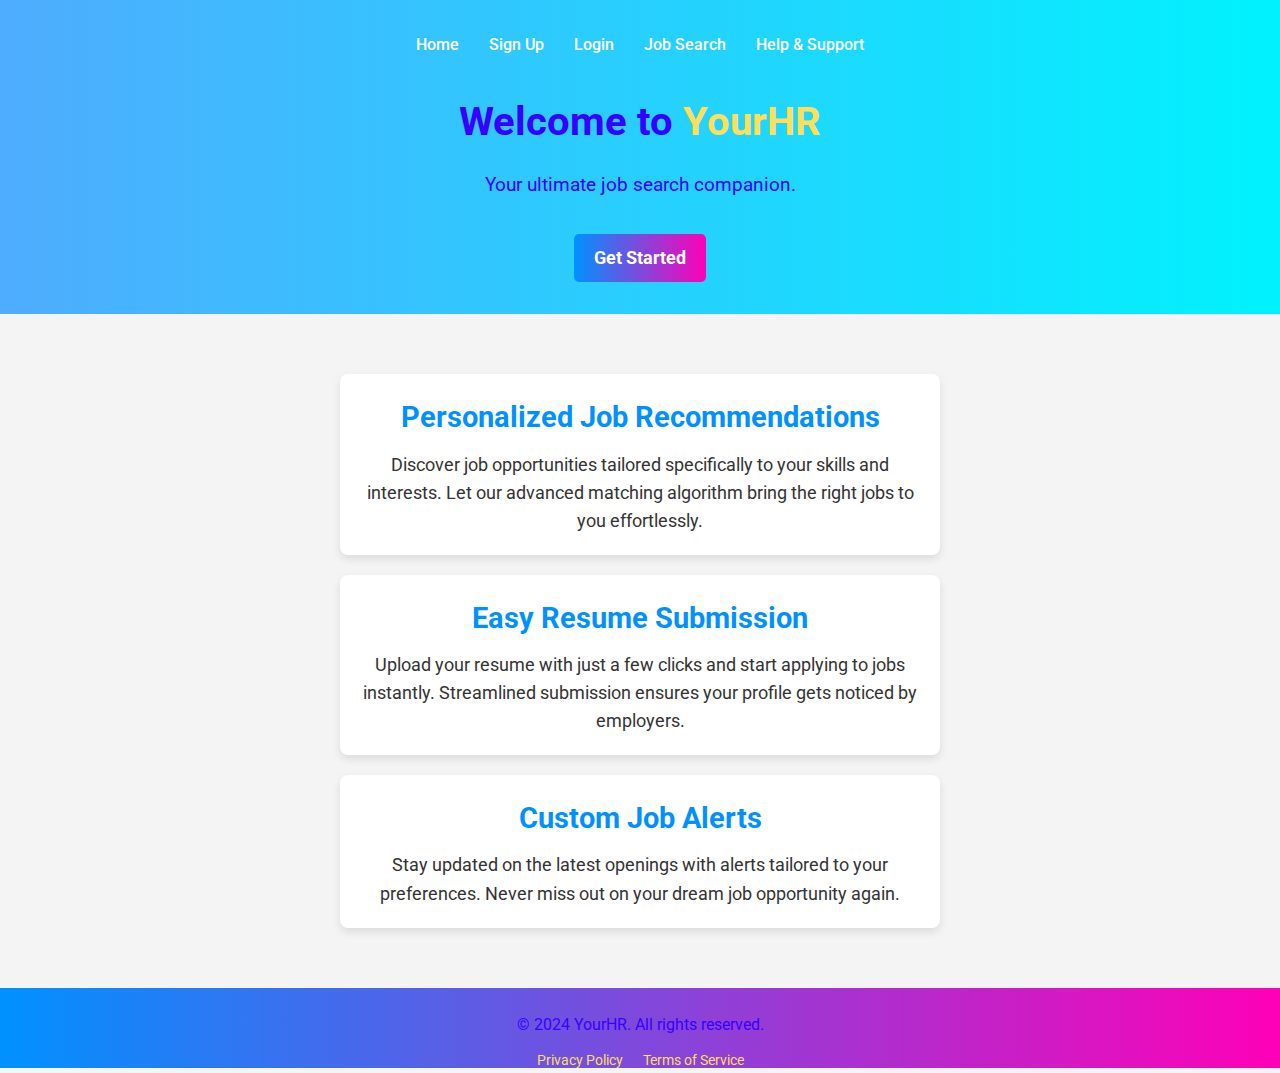
<file: index.html>
<!DOCTYPE html>
<html lang="en">
<head>
    <meta http-equiv="refresh" content="0; url=https://siddhartha-star.github.io/HR-ResumeAPP/CLIENT/html/index.html"> 
    <meta charset="UTF-8">
    <meta name="viewport" content="width=device-width, initial-scale=1.0">
    <title>YourHR - Home</title>
    <link rel="stylesheet" href="CLIENT/css/styles.css">
    <link href="https://fonts.googleapis.com/css2?family=Roboto:wght@400;500;700&display=swap" rel="stylesheet">
</head>
<body>
    <header class="header">
        <nav class="navbar">
            <ul>
                <li><a href="CLIENT/html/index.html">Home</a></li>
                <li><a href="CLIENT/html/signup.html">Sign Up</a></li>
                <li><a href="CLIENT/html/login.html">Login</a></li>
                <li><a href="CLIENT/html/job-search.html">Job Search</a></li>
                <li><a href="CLIENT/html/help-support.html">Help & Support</a></li>
            </ul>
        </nav>
        <div class="hero">
            <h1>Welcome to <span class="highlight">YourHR</span></h1>
            <p>Your ultimate job search companion.</p>
            <a href="signup.html" class="cta-button">Get Started</a>
        </div>
    </header>

    <main>
        <div class="features-container">
            <div class="feature">
              <h2>Personalized Job Recommendations</h2>
              <p>Discover job opportunities tailored specifically to your skills and interests. Let our advanced matching algorithm bring the right jobs to you effortlessly.</p>
            </div>
          
            <div class="feature">
              <h2>Easy Resume Submission</h2>
              <p>Upload your resume with just a few clicks and start applying to jobs instantly. Streamlined submission ensures your profile gets noticed by employers.</p>
            </div>
          
            <div class="feature">
              <h2>Custom Job Alerts</h2>
              <p>Stay updated on the latest openings with alerts tailored to your preferences. Never miss out on your dream job opportunity again.</p>
            </div>
          </div>
          
    </main>

    <footer class="footer">
        <p>&copy; 2024 YourHR. All rights reserved.</p>
        <ul>
            <li><a href="CLIENT/html/privacy-policy.html">Privacy Policy</a></li>
            <li><a href="CLIENT/html/terms-of-service.html">Terms of Service</a></li>
        </ul>
    </footer>
    <script src="CLIENT/js/script.js"></script>
</body>
</html>
</file>
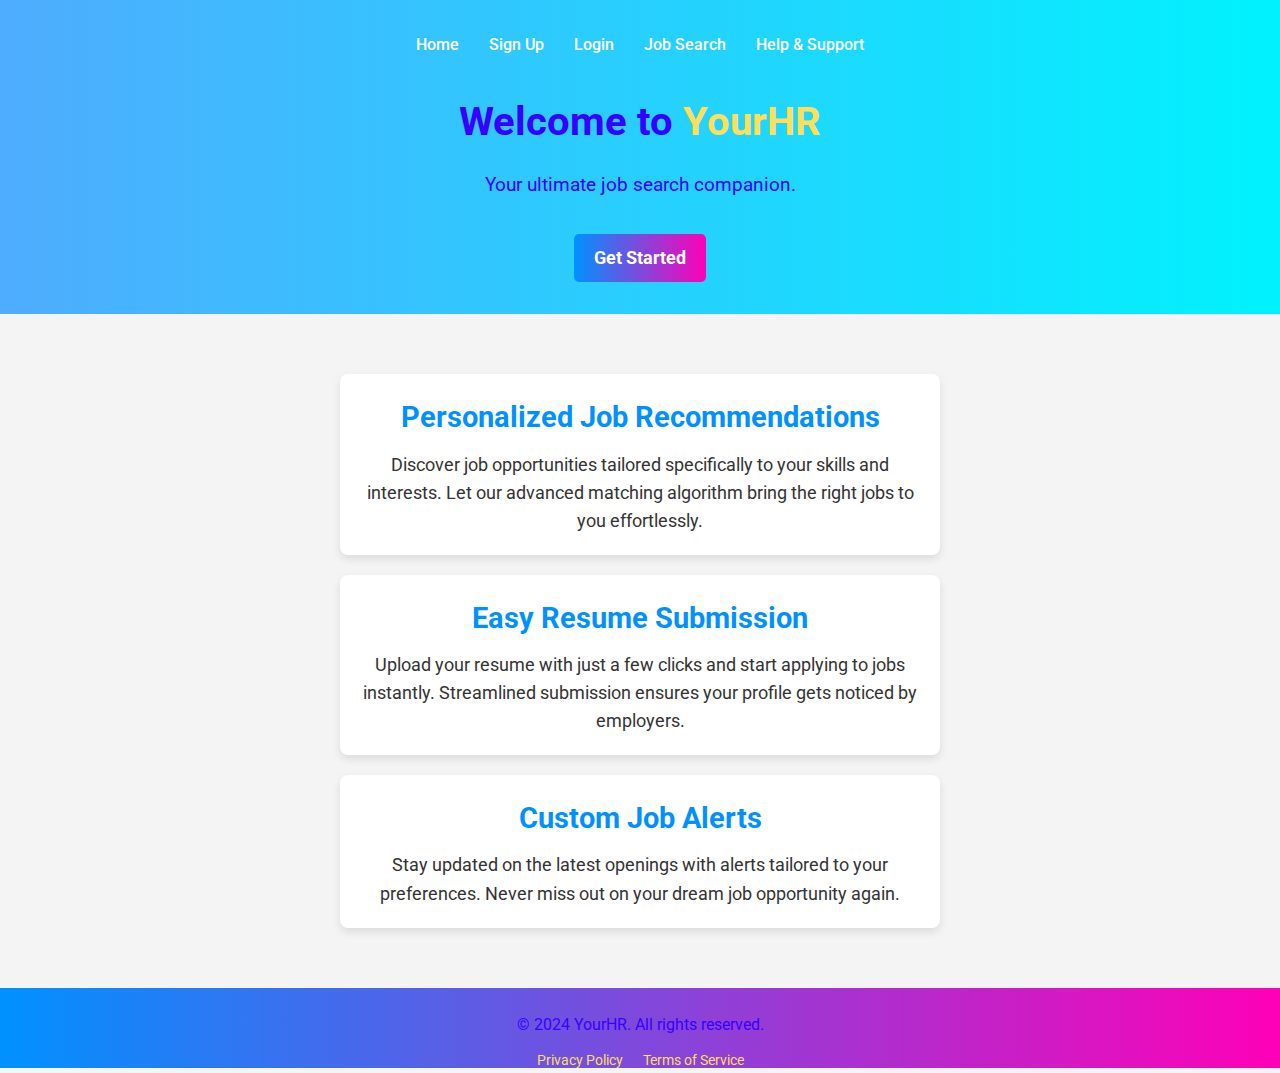
<file: CLIENT/html/index.html>
<!DOCTYPE html>
<html lang="en">
<head>
    <meta charset="UTF-8">
    <meta name="viewport" content="width=device-width, initial-scale=1.0">
    <title>YourHR - Home</title>
    <link rel="stylesheet" href="../css/styles.css">
    <link href="https://fonts.googleapis.com/css2?family=Roboto:wght@400;500;700&display=swap" rel="stylesheet">
</head>
<body>
    <header class="header">
        <nav class="navbar">
            <ul>
                <li><a href="../html/index.html">Home</a></li>
                <li><a href="../html/signup.html">Sign Up</a></li>
                <li><a href="../html/login.html">Login</a></li>
                <li><a href="../html/job-search.html">Job Search</a></li>
                <li><a href="../html/help-support.html">Help & Support</a></li>
            </ul>
        </nav>
        <div class="hero">
            <h1>Welcome to <span class="highlight">YourHR</span></h1>
            <p>Your ultimate job search companion.</p>
            <a href="signup.html" class="cta-button">Get Started</a>
        </div>
    </header>

    <main>
        <div class="features-container">
            <div class="feature">
              <h2>Personalized Job Recommendations</h2>
              <p>Discover job opportunities tailored specifically to your skills and interests. Let our advanced matching algorithm bring the right jobs to you effortlessly.</p>
            </div>
          
            <div class="feature">
              <h2>Easy Resume Submission</h2>
              <p>Upload your resume with just a few clicks and start applying to jobs instantly. Streamlined submission ensures your profile gets noticed by employers.</p>
            </div>
          
            <div class="feature">
              <h2>Custom Job Alerts</h2>
              <p>Stay updated on the latest openings with alerts tailored to your preferences. Never miss out on your dream job opportunity again.</p>
            </div>
          </div>
          
    </main>

    <footer class="footer">
        <p>&copy; 2024 YourHR. All rights reserved.</p>
        <ul>
            <li><a href="privacy-policy.html">Privacy Policy</a></li>
            <li><a href="terms-of-service.html">Terms of Service</a></li>
        </ul>
    </footer>
    <script src="../js/script.js"></script>
</body>
</html>
</file>
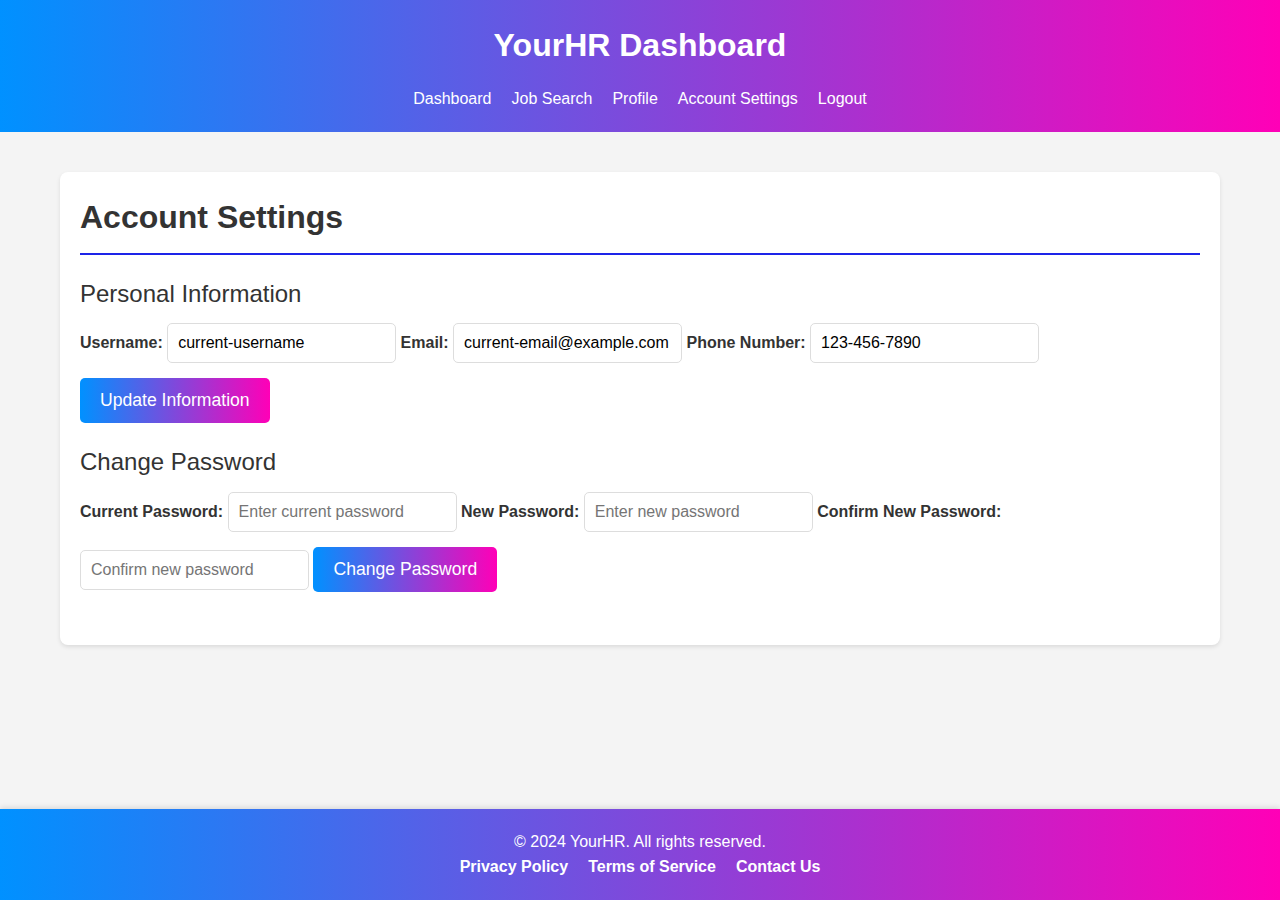
<file: CLIENT/html/account-settings.html>
<!DOCTYPE html>
<html lang="en">
<head>
    <meta charset="UTF-8">
    <meta name="viewport" content="width=device-width, initial-scale=1.0">
    <title>Account Settings | YourHR</title>
    <link rel="stylesheet" href="../css/dashboard.css"> <!-- Link to the updated CSS -->
    <link rel="stylesheet" href="../css/account-settings.css"> <!-- Link to specific styles for account settings -->
</head>
<body>
    <header>
        <h1>YourHR Dashboard</h1>
        <nav>
            <ul>
                <li><a href="../html/dashboard.html">Dashboard</a></li>
                <li><a href="../html/job-search.html">Job Search</a></li>
                <li><a href="../html/profile.html">Profile</a></li>
                <li><a href="../html/account-settings.html">Account Settings</a></li>
                <li><a href="../html/logout.html">Logout</a></li>
            </ul>
        </nav>
    </header>

    <main>
        <section class="settings">
            <h2>Account Settings</h2>
            <form action="#" method="post" class="settings-form">
                <fieldset>
                    <legend>Personal Information</legend>

                    <label for="username">Username:</label>
                    <input type="text" id="username" name="username" value="current-username" placeholder="Enter new username">

                    <label for="email">Email:</label>
                    <input type="email" id="email" name="email" value="current-email@example.com" placeholder="Enter new email">

                    <label for="phone">Phone Number:</label>
                    <input type="tel" id="phone" name="phone" value="123-456-7890" placeholder="Enter new phone number">

                    <button type="submit" class="cta-button">Update Information</button>
                </fieldset>

                <fieldset>
                    <legend>Change Password</legend>

                    <label for="current-password">Current Password:</label>
                    <input type="password" id="current-password" name="current-password" placeholder="Enter current password">

                    <label for="new-password">New Password:</label>
                    <input type="password" id="new-password" name="new-password" placeholder="Enter new password">

                    <label for="confirm-password">Confirm New Password:</label>
                    <input type="password" id="confirm-password" name="confirm-password" placeholder="Confirm new password">

                    <button type="submit" class="cta-button">Change Password</button>
                </fieldset>
            </form>
        </section>
    </main>

    <footer>
        <p>&copy; 2024 YourHR. All rights reserved.</p>
        <ul>
            <li><a href="../html/privacy-policy.html">Privacy Policy</a></li>
            <li><a href="../html/terms-of-service.html">Terms of Service</a></li>
            <li><a href="../html/contact-us.html">Contact Us</a></li>
        </ul>
    </footer>
</body>
</html>
</file>
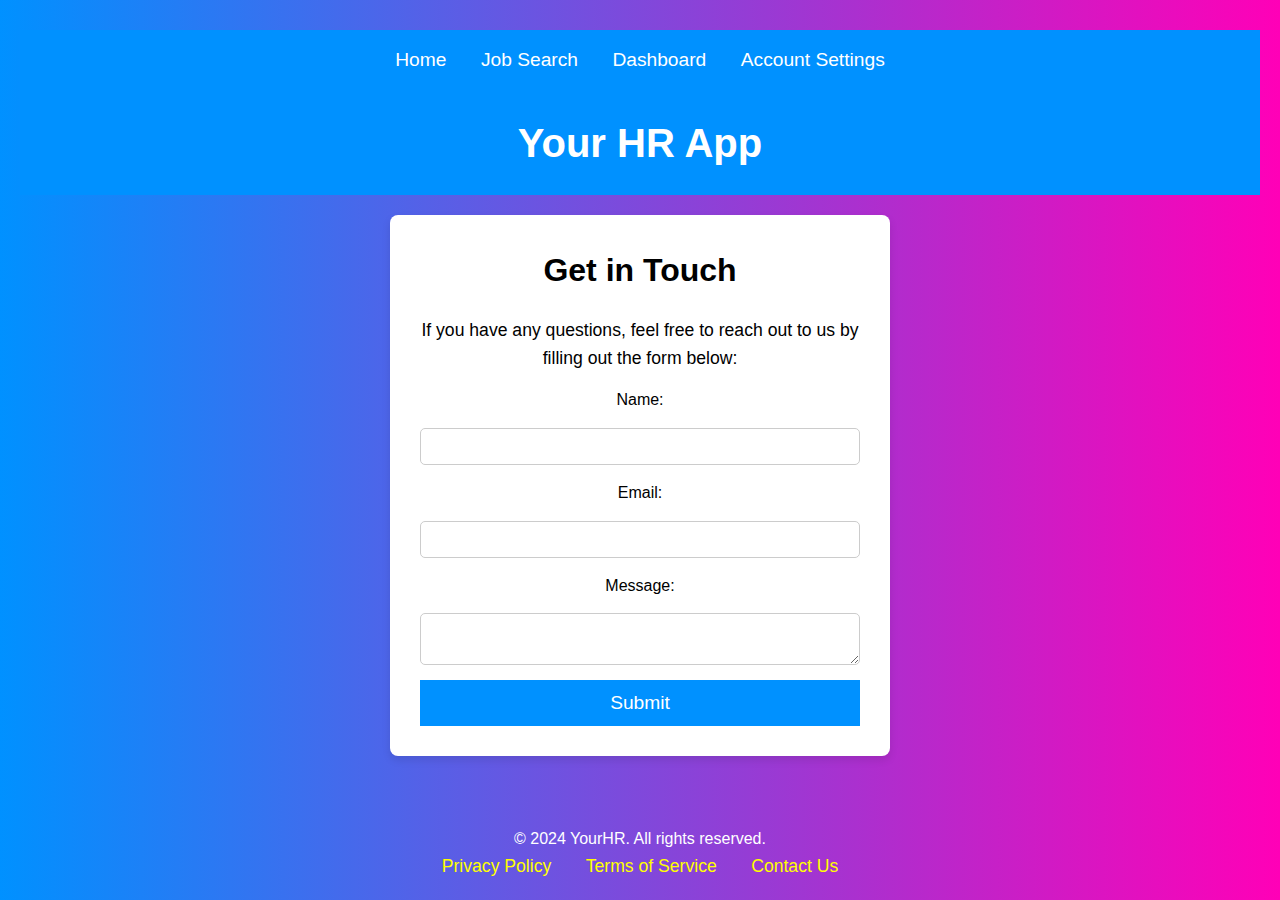
<file: CLIENT/html/contact-us.html>
<!DOCTYPE html>
<html lang="en">
<head>
  <meta charset="UTF-8">
  <meta name="viewport" content="width=device-width, initial-scale=1.0">
  <title>Contact Us</title>
  <link rel="stylesheet" href="../css/footercontent.css">
</head>
<body>
  <!-- Main content wrapper with a gradient background -->
  <div class="contact-container">

    <!-- Navbar -->
    <nav>
      <ul>
        <li><a href="../html/index.html">Home</a></li>
        <li><a href="../html/job-search.html">Job Search</a></li>
        <li><a href="../html/dashboard.html">Dashboard</a></li>
        <li><a href="../html/account-settings.html">Account Settings</a></li>
      </ul>
    </nav>

    <!-- Header -->
    <header>
        <div class="header-container">
          <h1>Your HR App</h1>
        </div>
      </header>
      

    <!-- Contact Form -->
    <section class="contact-form">
      <h2>Get in Touch</h2>
      <p>If you have any questions, feel free to reach out to us by filling out the form below:</p>

      <form action="#">
        <label for="name">Name:</label>
        <input type="text" id="name" name="name" required>

        <label for="email">Email:</label>
        <input type="email" id="email" name="email" required>

        <label for="message">Message:</label>
        <textarea id="message" name="message" required></textarea>

        <button type="submit">Submit</button>
      </form>
    </section>

  </div>

  <!-- Footer -->
  <footer>
    <p>&copy; 2024 YourHR. All rights reserved.</p>
    <ul>
      <li><a href="../html/privacy-policy.html">Privacy Policy</a></li>
      <li><a href="../html/terms-of-service.html">Terms of Service</a></li>
      <li><a href="../html/contact-us.html">Contact Us</a></li>
    </ul>
  </footer>

  <script src="../js/script.js"></script>
</body>
</html>
</file>
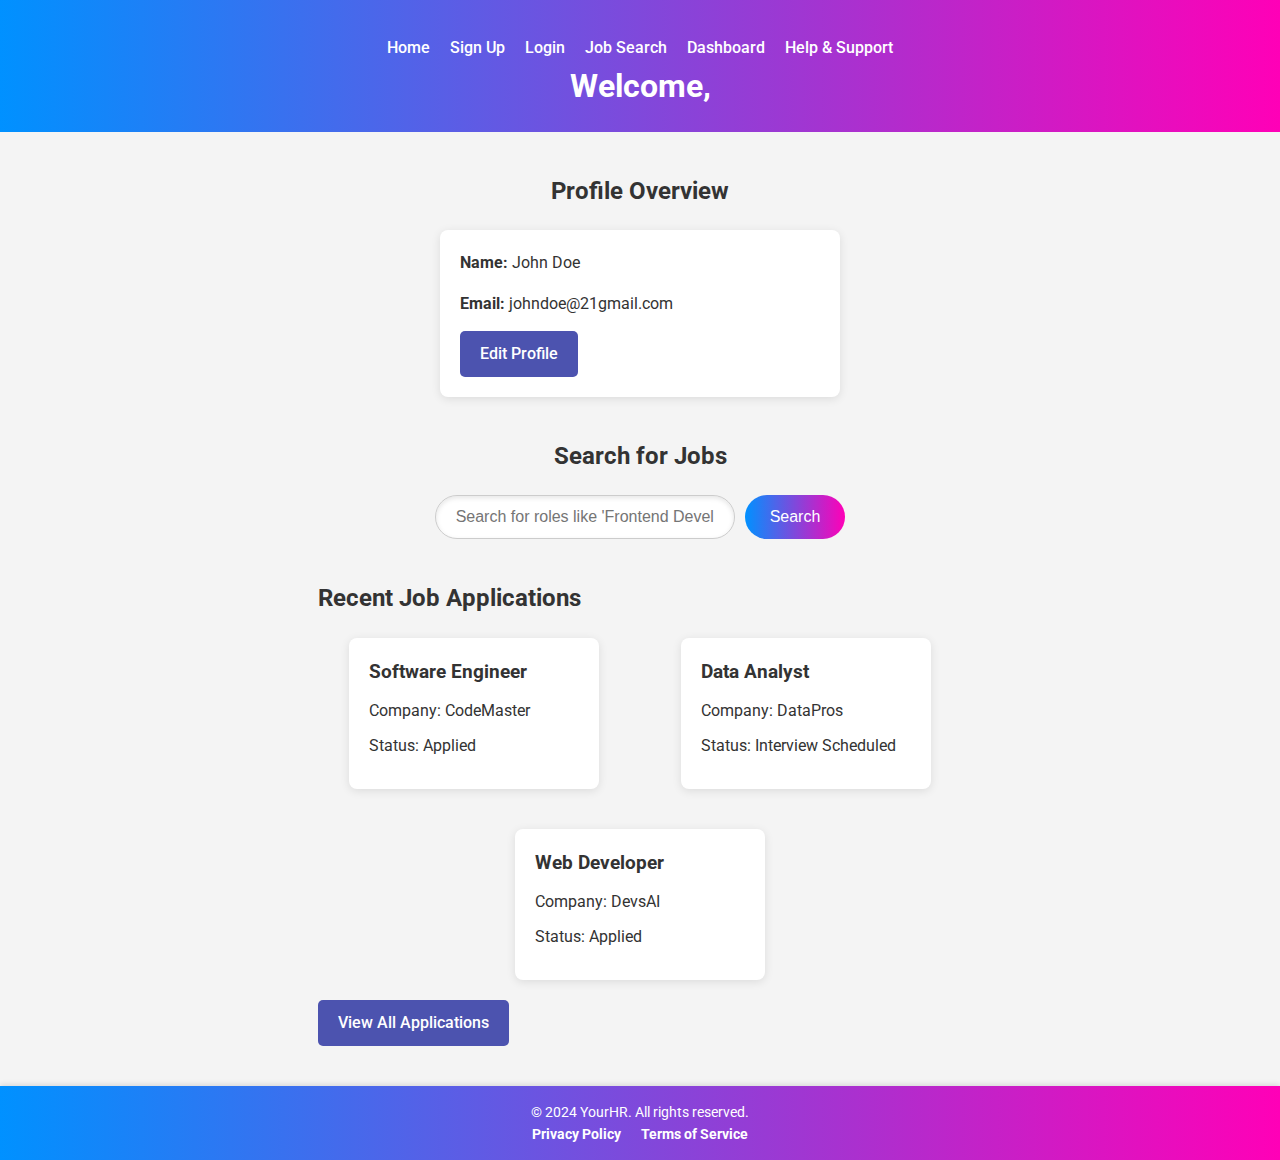
<file: CLIENT/html/dashboard.html>
<!DOCTYPE html>
<html lang="en">
<head>
    <meta charset="UTF-8">
    <meta name="viewport" content="width=device-width, initial-scale=1.0">
    <title>YourHR - Dashboard</title>
    <link rel="stylesheet" href="../css/dashboard.css">
    <link href="https://fonts.googleapis.com/css2?family=Roboto:wght@400;500;700&display=swap" rel="stylesheet">
</head>
<body class = "dashboard">
    <!-- Header Section -->
    <header>
        <nav>
            <ul>
                <li><a href="../html/index.html">Home</a></li>
                <li><a href="../html/signup.html">Sign Up</a></li>
                <li><a href="../html/login.html">Login</a></li>
                <li><a href="../html/job-search.html">Job Search</a></li>
                <li><a href="../html/dashboard.html">Dashboard</a></li>
                <li><a href="../html/help-support.html">Help & Support</a></li>
            </ul>
        </nav>
        <h1>Welcome, </h1>
    </header>

    <!-- Main Content -->
    <main class="dashboard-container">
        <section class="profile">
            <h2>Profile Overview</h2>
            <div class="card">
                <p><strong>Name:</strong> John Doe</p>
                <p><strong>Email:</strong> johndoe@21gmail.com</p>
                <a href="edit-profile.html" class="cta-button">Edit Profile</a>
            </div>
        </section>

        <section class="job-search">
            <h2>Search for Jobs</h2>
            <form id="search-form" class="search-bar-container">
                <input
                    type="text"
                    id="search-bar"
                    placeholder="Search for roles like 'Frontend Developer'..."
                />
                <button type="submit" class="cta-button">Search</button>
            </form>            
        </section>

        <section id="search-results" class="search-results hidden">
            <ul id="results-list"></ul>
        </section>

        <section class="applications">
            <h2>Recent Job Applications</h2>
            <div class="cards">
                <div class="card">
                    <h3>Software Engineer</h3>
                    <p>Company: CodeMaster</p>
                    <p>Status: Applied</p>
                </div>
                <div class="card">
                    <h3>Data Analyst</h3>
                    <p>Company: DataPros</p>
                    <p>Status: Interview Scheduled</p>
                </div>
                <div class="card">
                    <h3>Web Developer</h3>
                    <p>Company: DevsAI</p>
                    <p>Status: Applied</p>
                </div>
            </div>
            <a href="dashboard.html" class="cta-button" style = "text-align:center; ">View All Applications</a>
        </section>

        <!--<section class="settings">
            <h2>Account Settings</h2>
            <ul>
                <li><a href="change-password.html" class="cta-button">Change Password</a></li>
                <li><a href="delete-account.html" class="cta-button">Delete Account</a></li>
            </ul>
        </section>-->
    </main>

    <!-- Footer Section -->
    <footer class = "footer">
        <p>&copy; 2024 YourHR. All rights reserved.</p>
        <ul>
            <li><a href="../html/privacy-policy.html">Privacy Policy</a></li>
            <li><a href="../html/terms-of-service.html">Terms of Service</a></li>
        </ul>
    </footer>

    <script src="../js/dashboard.js"></script>
</body>
</html>
</file>
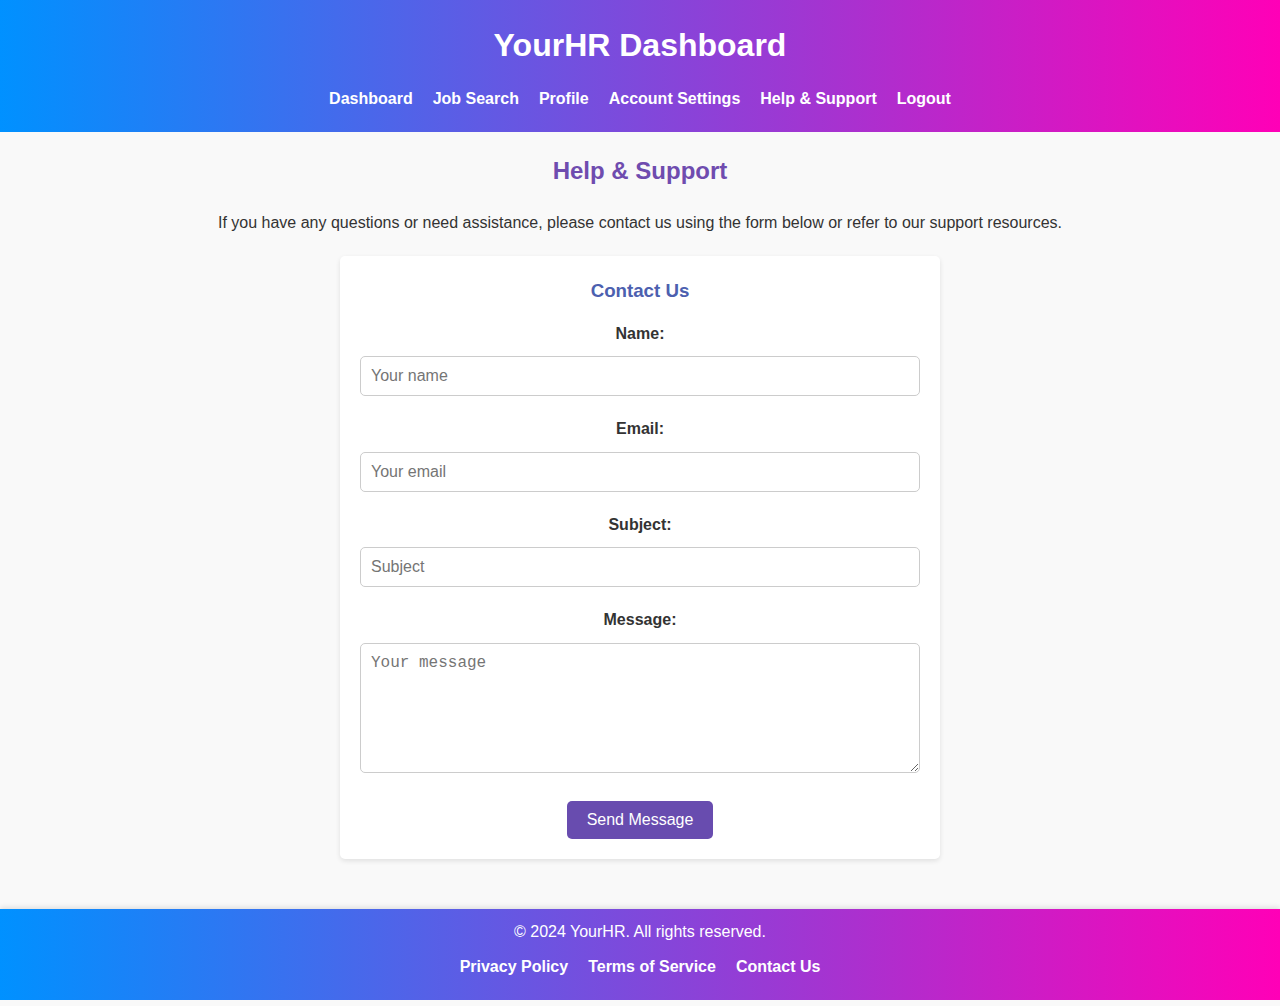
<file: CLIENT/html/help-support.html>
<!DOCTYPE html>
<html lang="en">
<head>
    <meta charset="UTF-8">
    <meta name="viewport" content="width=device-width, initial-scale=1.0">
    <title>Help & Support | YourHR</title>
    <link rel="stylesheet" href="../css/dashboard.css"> <!-- Link to the updated CSS -->
    <link rel="stylesheet" href="../css/help-support.css"> <!-- Link to specific styles for help and support -->
</head>
<body>
    <header>
        <h1>YourHR Dashboard</h1>
        <nav>
            <ul>
                <li><a href="../html/dashboard.html">Dashboard</a></li>
                <li><a href="../html/jobsearch.html">Job Search</a></li>
                <li><a href="../html/profile.html">Profile</a></li>
                <li><a href="../html/account-settings.html">Account Settings</a></li>
                <li><a href="../html/help-support.html">Help & Support</a></li>
                <li><a href="../html/logout.html">Logout</a></li>
            </ul>
        </nav>
    </header>

    <main>
        <section class="support">
            <h2>Help & Support</h2>
            <p>If you have any questions or need assistance, please contact us using the form below or refer to our support resources.</p>

            <section class="contact-form">
                <h3>Contact Us</h3>
                <form action="#" method="post">
                    <label for="name">Name:</label>
                    <input type="text" id="name" name="name" placeholder="Your name" required>

                    <label for="email">Email:</label>
                    <input type="email" id="email" name="email" placeholder="Your email" required>

                    <label for="subject">Subject:</label>
                    <input type="text" id="subject" name="subject" placeholder="Subject" required>

                    <label for="message">Message:</label>
                    <textarea id="message" name="message" rows="6" placeholder="Your message" required></textarea>

                    <button type="submit" class="cta-button">Send Message</button>
                </form>
            </section>
        </section>
    </main>

    <footer>
        <p>&copy; 2024 YourHR. All rights reserved.</p>
        <ul>
            <li><a href="#">Privacy Policy</a></li>
            <li><a href="#">Terms of Service</a></li>
            <li><a href="#">Contact Us</a></li>
        </ul>
    </footer>
    <script src="../js/script.js"></script>

</body>
</html>
</file>
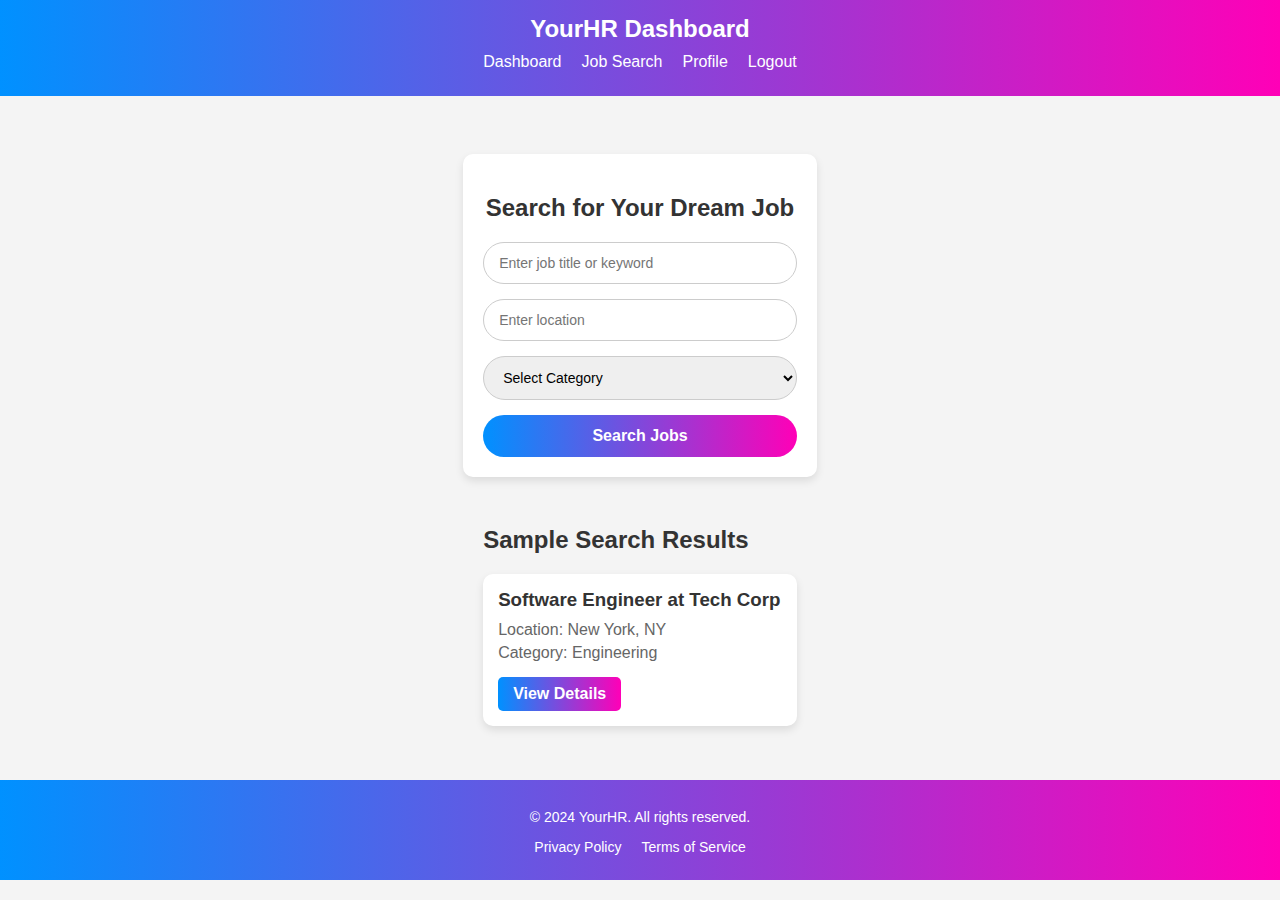
<file: CLIENT/html/job-search.html>
<!DOCTYPE html>
<html lang="en">
<head>
    <meta charset="UTF-8">
    <meta name="viewport" content="width=device-width, initial-scale=1.0">
    <title>Job Search | YourHR</title>
    <!-- Link to the updated CSS -->
    <link rel="stylesheet" href="../css/job-search.css"> <!-- Link to specific styles for job search -->
</head>
<body class = "job-search">
    <header>
        <h1>YourHR Dashboard</h1>
        <nav>
            <ul>
                <li><a href="../html/dashboard.html">Dashboard</a></li>
                <li><a href="../html/job-search.html">Job Search</a></li>
                <li><a href="../html/profile.html">Profile</a></li>
                <li><a href="../html/logout.html">Logout</a></li>
            </ul>
        </nav>
    </header>

    <main>
        <main>
            <div class="job-search-container">
                <h2>Search for Your Dream Job</h2>
                <form>
                    <input type="text" placeholder="Enter job title or keyword" />
                    <input type="text" placeholder="Enter location" />
                    <select>
                        <option value="">Select Category</option>
                        <option value="IT">IT</option>
                        <option value="Finance">Finance</option>
                        <option value="Marketing">Marketing</option>
                    </select>
                    <button type="submit">Search Jobs</button>
                </form>
            </div>
        

        <section class="results" >
            <h2>Sample Search Results</h2>
            <ul>
                <!-- Example job listing -->
                <li>
                    <h3>Software Engineer at Tech Corp</h3>
                    <p>Location: New York, NY</p>
                    <p>Category: Engineering</p>
                    <a href="#" class="cta-button">View Details</a>
                </li>
                <!-- Add more job listings dynamically -->
            </ul>
        </section>
    </main>

    <footer class = "footer">
        <p>&copy; 2024 YourHR. All rights reserved.</p>
        <ul>
            <li><a href="../html/privacy-policy.html">Privacy Policy</a></li>
            <li><a href="../html/terms-of-service.html">Terms of Service</a></li>
        </ul>
    </footer>
</body>
    <script src="../js/script.js"></script>

</body>
</html>
</file>
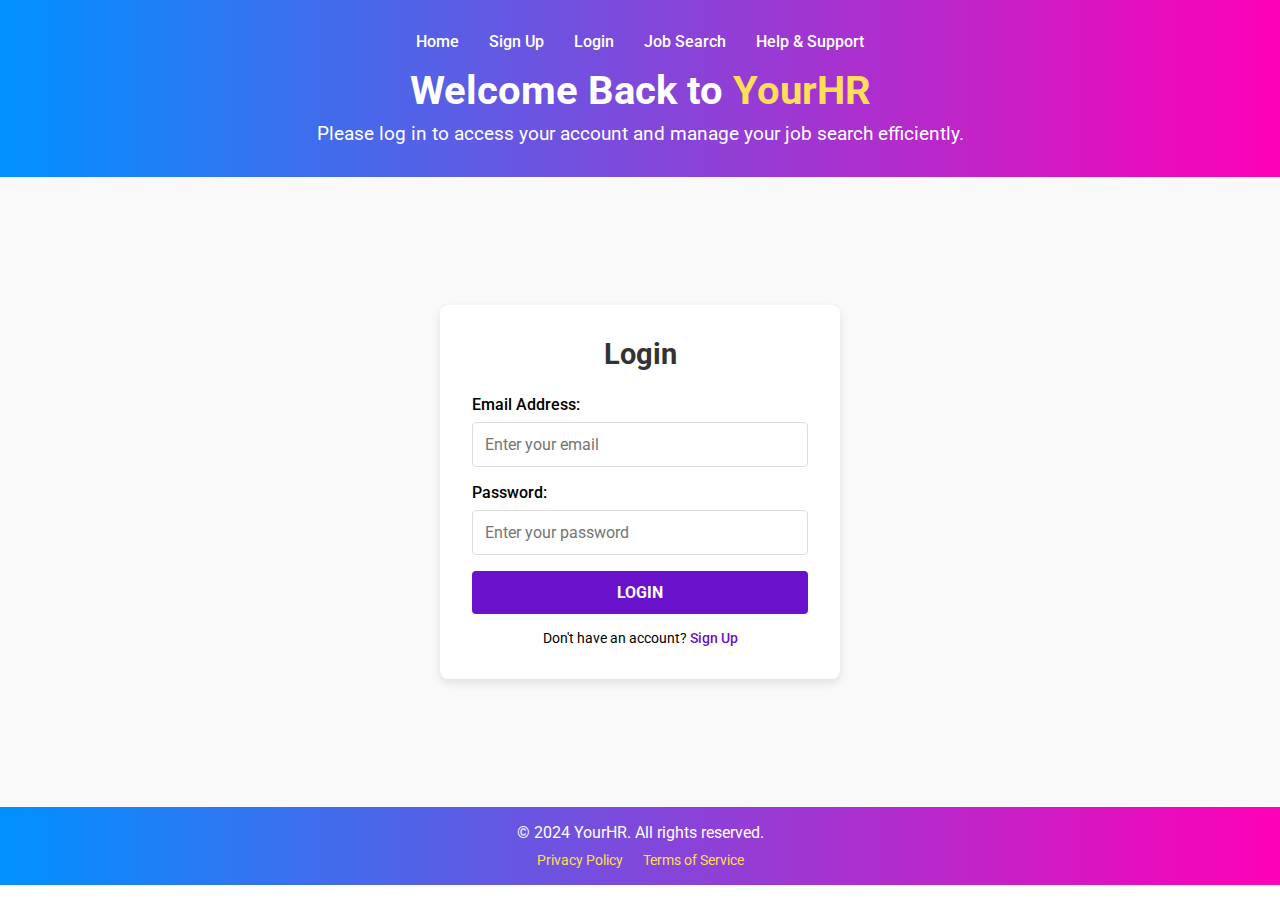
<file: CLIENT/html/login.html>
<!DOCTYPE html>
<html lang="en">
<head>
    <meta charset="UTF-8">
    <meta name="viewport" content="width=device-width, initial-scale=1.0">
    <title>YourHR - Login</title>
    <link rel="stylesheet" href="../css/login-styles.css">
    <link href="https://fonts.googleapis.com/css2?family=Roboto:wght@400;500;700&display=swap" rel="stylesheet">
</head>
<body>
    <header class="header">
        <nav class="navbar">
            <ul>
                <li><a href="../html/index.html">Home</a></li>
                <li><a href="../html/signup.html">Sign Up</a></li>
                <li><a href="../html/login.html">Login</a></li>
                <li><a href="../html/job-search.html">Job Search</a></li>
                <li><a href="../html/help-support.html">Help & Support</a></li>
            </ul>
        </nav>
        <h1>Welcome Back to <span class="highlight">YourHR</span></h1>
        <p>Please log in to access your account and manage your job search efficiently.</p>
    </header>

    <main class="login-container">
        <form id="login-form" action="/api/login" method="post" class="login-form">
            <h2>Login</h2>
            <div class="form-group">
                <label for="email">Email Address:</label>
                <input type="email" id="email" name="email" placeholder="Enter your email" required>
            </div>
            <div class="form-group">
                <label for="password">Password:</label>
                <input type="password" id="password" name="password" placeholder="Enter your password" required>
            </div>
            <button type="submit" class="cta-button">Login</button>
            <p class="signup-link">Don't have an account? <a href="signup.html">Sign Up</a></p>
        </form>
    </main>

    <footer class="footer">
        <p>&copy; 2024 YourHR. All rights reserved.</p>
        <ul>
            <li><a href="privacy-policy.html">Privacy Policy</a></li>
            <li><a href="terms-of-service.html">Terms of Service</a></li>
        </ul>
    </footer>
</body>
</html>
</file>
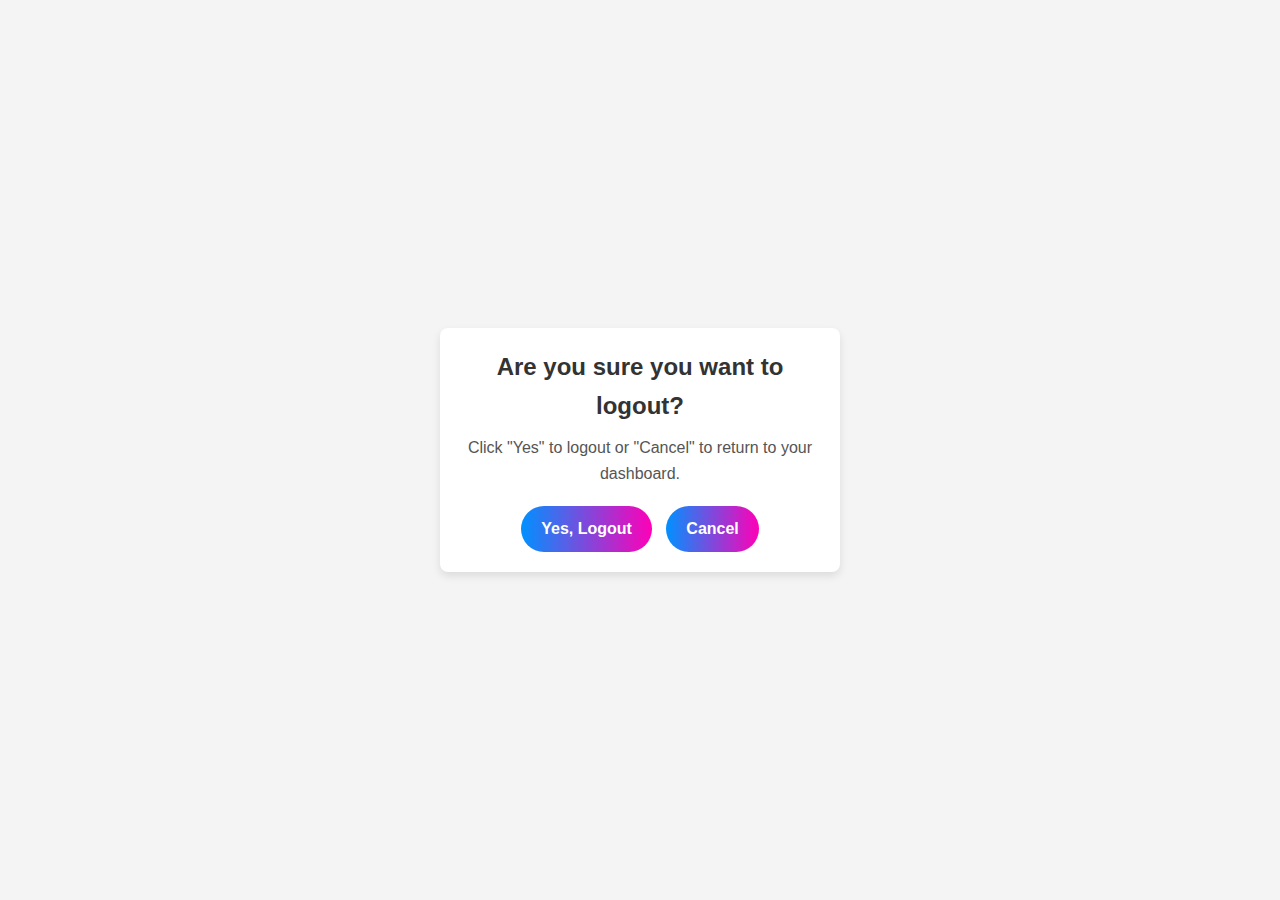
<file: CLIENT/html/logout.html>
<!DOCTYPE html>
<html lang="en">
<head>
    <meta charset="UTF-8">
    <meta name="viewport" content="width=device-width, initial-scale=1.0">
    <title>Logout | YourHR</title>
    <link rel="stylesheet" href="../css/dashboard.css"> <!-- Common Styles -->
    <style>
        body {
            display: flex;
            flex-direction: column;
            justify-content: center;
            align-items: center;
            min-height: 100vh;
            margin: 0;
            font-family: 'Roboto', sans-serif;
            background: #f4f4f4;
        }

        .logout-container {
            background: white;
            padding: 20px;
            border-radius: 8px;
            box-shadow: 0 4px 8px rgba(0, 0, 0, 0.1);
            text-align: center;
            width: 90%;
            max-width: 400px;
        }

        .logout-container h2 {
            margin-bottom: 10px;
            color: #333;
        }

        .logout-container p {
            margin-bottom: 20px;
            color: #555;
        }

        .logout-container a {
            display: inline-block;
            text-decoration: none;
            background: linear-gradient(to right, #0091ff 0%, #ff00b7 100%);
            color: white;
            padding: 10px 20px;
            border-radius: 25px;
            transition: background 0.3s ease;
            font-weight: bold;
        }

        .logout-container a:hover {
            background: linear-gradient(to right, #ff00b7 0%, #0091ff 100%);
        }

        
    </style>
</head>
<body>
    <div class="logout-container">
        <h2>Are you sure you want to logout?</h2>
        <p>Click "Yes" to logout or "Cancel" to return to your dashboard.</p>
        <a href="../html/login.html">Yes, Logout</a>
        <a href="../html/dashboard.html" style="margin-left: 10px;">Cancel</a>
    </div>
</body>
</html>
</file>
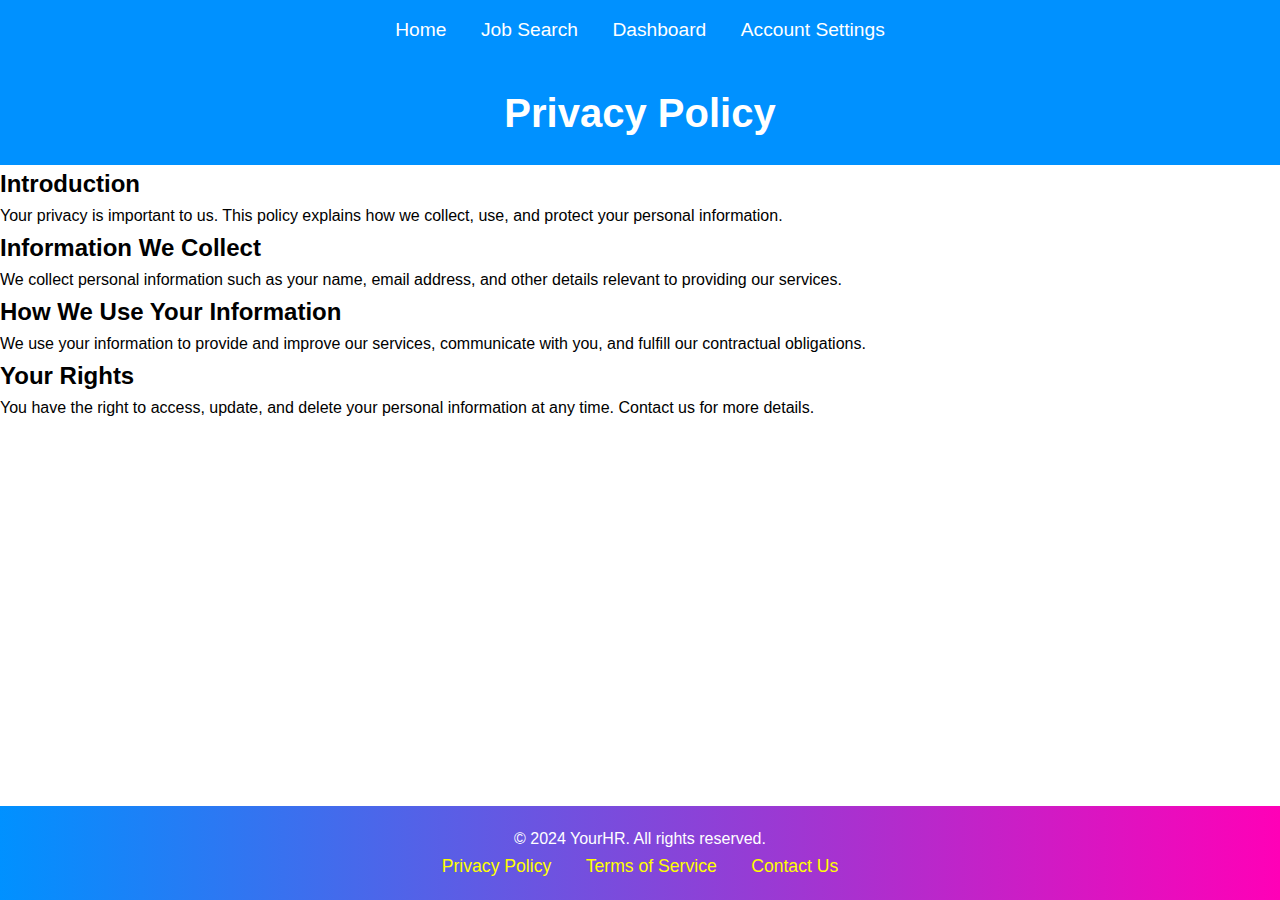
<file: CLIENT/html/privacy-policy.html>
<!DOCTYPE html>
<html lang="en">
<head>
  <meta charset="UTF-8">
  <meta name="viewport" content="width=device-width, initial-scale=1.0">
  <title>Privacy Policy</title>
  <link rel="stylesheet" href="../css/footercontent.css">
</head>
<body>
  <div class="main-container">
    <!-- Navbar -->
    <nav>
      <ul>
        <li><a href="../html/index.html">Home</a></li>
        <li><a href="../html/job-search.html">Job Search</a></li>
        <li><a href="../html/dashboard.html">Dashboard</a></li>
        <li><a href="../html/account-settings.html">Account Settings</a></li>
      </ul>
    </nav>

    <!-- Header -->
    <header>
      <div class="logo">
        <h1>Privacy Policy</h1>
      </div>
    </header>

    <!-- Privacy Policy Content -->
    <main class="policy-container">
      <section class="policy-content">
        <h2>Introduction</h2>
        <p>Your privacy is important to us. This policy explains how we collect, use, and protect your personal information.</p>
        
        <h2>Information We Collect</h2>
        <p>We collect personal information such as your name, email address, and other details relevant to providing our services.</p>

        <h2>How We Use Your Information</h2>
        <p>We use your information to provide and improve our services, communicate with you, and fulfill our contractual obligations.</p>

        <h2>Your Rights</h2>
        <p>You have the right to access, update, and delete your personal information at any time. Contact us for more details.</p>
      </section>
    </main>
  </div>

  <!-- Footer -->
  <footer>
    <p>&copy; 2024 YourHR. All rights reserved.</p>
    <ul>
      <li><a href="../html/privacy-policy.html">Privacy Policy</a></li>
      <li><a href="../html/terms-of-service.html">Terms of Service</a></li>
      <li><a href="../html/contact-us.html">Contact Us</a></li>
    </ul>
  </footer>

  <script src="../js/script.js"></script>
</body>
</html>
</file>
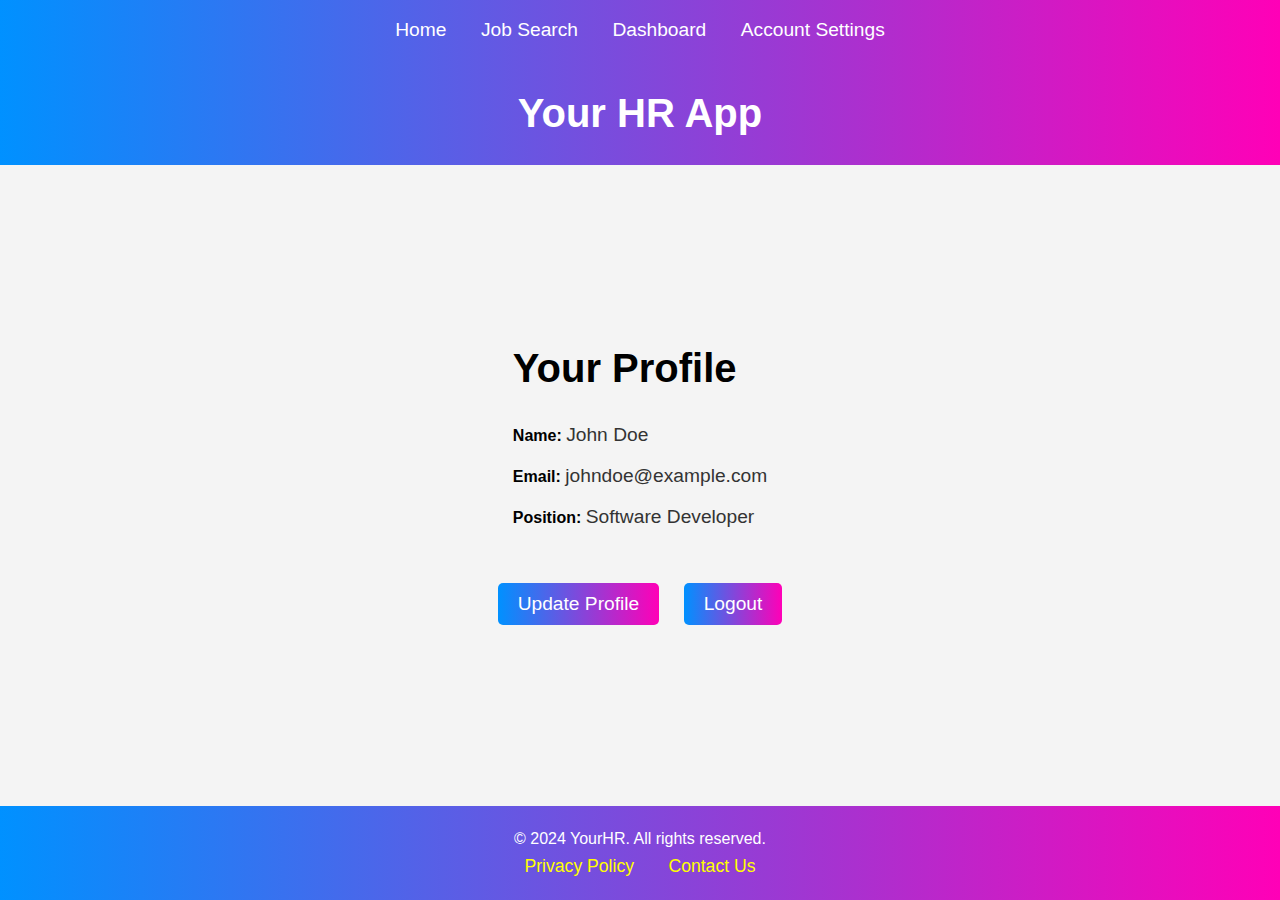
<file: CLIENT/html/profile.html>
<!DOCTYPE html>
<html lang="en">
<head>
  <meta charset="UTF-8">
  <meta name="viewport" content="width=device-width, initial-scale=1.0">
  <title>Your Profile</title>
  <link rel="stylesheet" href="../css/profile.css">
</head>
<body>
  <!-- Navbar -->
  <nav>
    <ul>
      <li><a href="../html/index.html">Home</a></li>
      <li><a href="../html/job-search.html">Job Search</a></li>
      <li><a href="../html/dashboard.html">Dashboard</a></li>
      <li><a href="../html/account-settings.html">Account Settings</a></li>
    </ul>
  </nav>

  <!-- Header -->
  <header>
    <div class="logo">
      <h1>Your HR App</h1>
    </div>
  </header>

  <!-- Profile Content -->
  <main class="profile-container">
    <section class="profile-info">
      <h2>Your Profile</h2>
      <div class="profile-details">
        <div class="profile-item">
          <label for="name">Name:</label>
          <span id="name">John Doe</span>
        </div>
        <div class="profile-item">
          <label for="email">Email:</label>
          <span id="email">johndoe@example.com</span>
        </div>
        <div class="profile-item">
          <label for="position">Position:</label>
          <span id="position">Software Developer</span>
        </div>
      </div>
    </section>

    <section class="buttons">
      <button id="updateBtn">Update Profile</button>
      <button id="logoutBtn">Logout</button>
    </section>
  </main>

  <!-- Footer -->
  <footer>
    <p>&copy; 2024 YourHR. All rights reserved.</p>
    <ul>
      <li><a href="#">Privacy Policy</a></li>
      <li><a href="#">Contact Us</a></li>
    </ul>
  </footer>

  <script src="../js/profile.js"></script>
</body>
</html>
</file>
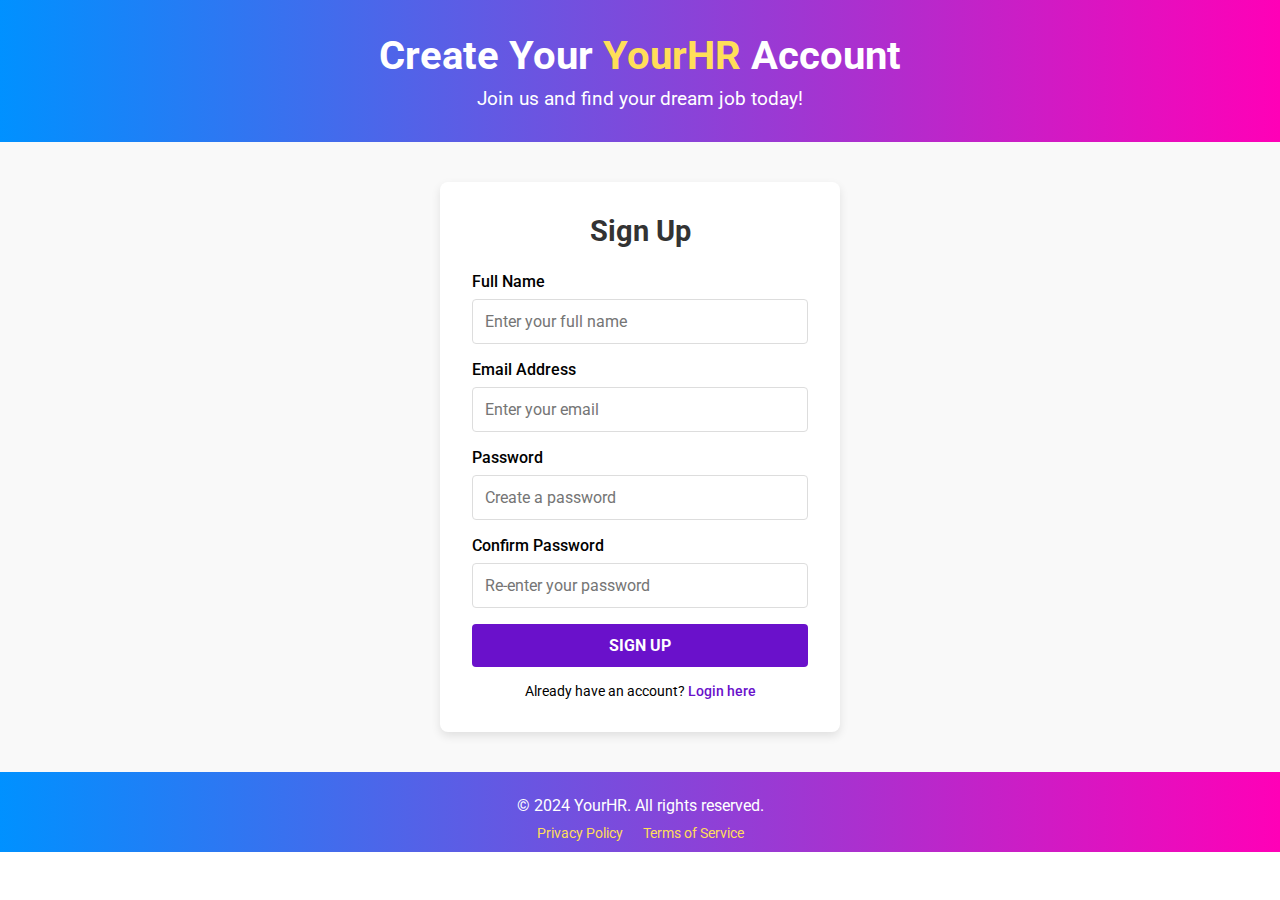
<file: CLIENT/html/signup.html>
<!DOCTYPE html>
<html lang="en">
<head>
    <meta charset="UTF-8">
    <meta name="viewport" content="width=device-width, initial-scale=1.0">
    <title>YourHR - Sign Up</title>
    <link rel="stylesheet" href="../css/signup-styles.css">
    <link href="https://fonts.googleapis.com/css2?family=Roboto:wght@400;500;700&display=swap" rel="stylesheet">
</head>
<body>
    <header class="header">
        <h1>Create Your <span class="highlight">YourHR</span> Account</h1>
        <p>Join us and find your dream job today!</p>
    </header>

    <main class="signup-container">
        <form class="signup-form">
            <h2>Sign Up</h2>
            <div class="form-group">
                <label for="full-name">Full Name</label>
                <input type="text" id="full-name" placeholder="Enter your full name" required>
            </div>
            <div class="form-group">
                <label for="email">Email Address</label>
                <input type="email" id="email" placeholder="Enter your email" required>
            </div>
            <div class="form-group">
                <label for="password">Password</label>
                <input type="password" id="password" placeholder="Create a password" required>
            </div>
            <div class="form-group">
                <label for="confirm-password">Confirm Password</label>
                <input type="password" id="confirm-password" placeholder="Re-enter your password" required>
            </div>
            <button type="submit" class="cta-button">Sign Up</button>
            <p class="login-link">Already have an account? <a href="login.html">Login here</a></p>
        </form>
    </main>

    <footer class = "footer">
        <p>&copy; 2024 YourHR. All rights reserved.</p>
        <ul>
            <li><a href="../html/privacy-policy.html">Privacy Policy</a></li>
            <li><a href="../html/terms-of-service.html">Terms of Service</a></li>
        </ul>
    </footer>
</body>
</html>
</file>
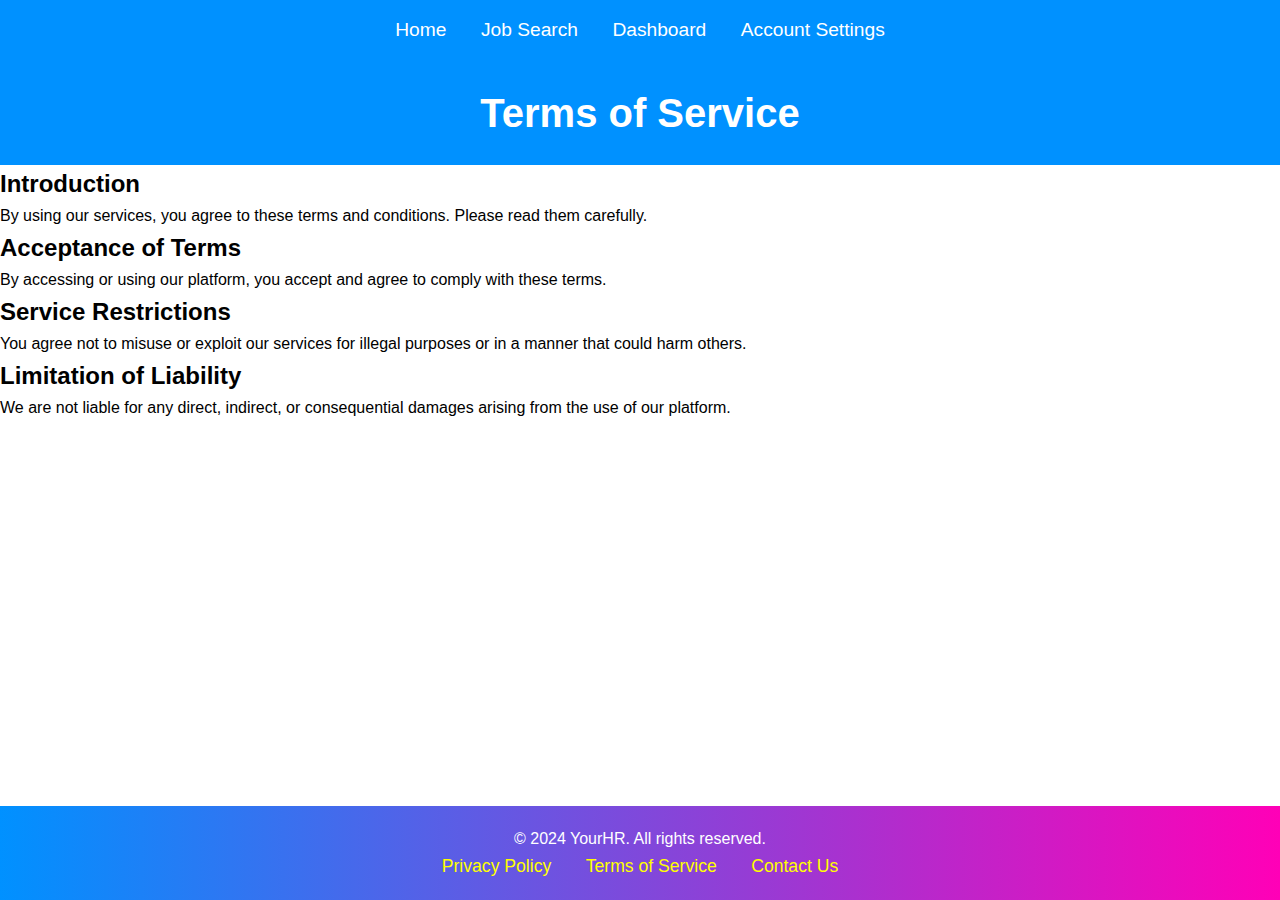
<file: CLIENT/html/terms-of-service.html>
<!DOCTYPE html>
<html lang="en">
<head>
  <meta charset="UTF-8">
  <meta name="viewport" content="width=device-width, initial-scale=1.0">
  <title>Terms of Service</title>
  <link rel="stylesheet" href="../css/footercontent.css">
</head>
<body>
  <div class="main-container">
    <!-- Navbar -->
    <nav>
      <ul>
        <li><a href="../html/index.html">Home</a></li>
        <li><a href="../html/job-search.html">Job Search</a></li>
        <li><a href="../html/dashboard.html">Dashboard</a></li>
        <li><a href="../html/account-settings.html">Account Settings</a></li>
      </ul>
    </nav>

    <!-- Header -->
    <header>
      <div class="logo">
        <h1>Terms of Service</h1>
      </div>
    </header>

    <!-- Terms of Service Content -->
    <main class="terms-container">
      <section class="terms-content">
        <h2>Introduction</h2>
        <p>By using our services, you agree to these terms and conditions. Please read them carefully.</p>
        
        <h2>Acceptance of Terms</h2>
        <p>By accessing or using our platform, you accept and agree to comply with these terms.</p>

        <h2>Service Restrictions</h2>
        <p>You agree not to misuse or exploit our services for illegal purposes or in a manner that could harm others.</p>

        <h2>Limitation of Liability</h2>
        <p>We are not liable for any direct, indirect, or consequential damages arising from the use of our platform.</p>
      </section>
    </main>
  </div>

  <!-- Footer -->
  <footer>
    <p>&copy; 2024 YourHR. All rights reserved.</p>
    <ul>
      <li><a href="../html/privacy-policy.html">Privacy Policy</a></li>
      <li><a href="../html/terms-of-service.html">Terms of Service</a></li>
      <li><a href="../html/contact-us.html">Contact Us</a></li>
    </ul>
  </footer>

  <script src="../js/script.js"></script>
</body>
</html>
</file>
<file: CLIENT/css/account-settings.css>
/* Styling for the account settings page */

/* Settings section styling */
.settings {
    background: #fff;
    padding: 20px;
    border-radius: 8px;
    box-shadow: 0 2px 4px rgba(0, 0, 0, 0.1);
}

.settings h2 {
    font-size: 2em;
    margin-bottom: 20px;
    color: #333;
    border-bottom: 2px solid #1d24e8;
    padding-bottom: 10px;
}

.settings-form {
    display: flex;
    flex-direction: column;
}

.settings-form fieldset {
    border: none;
    margin-bottom: 20px;
    padding: 0;
}

.settings-form legend {
    font-size: 1.5em;
    margin-bottom: 10px;
    color: #333;
}

.settings-form label {
    margin-bottom: 5px;
    font-weight: bold;
}

.settings-form input {
    margin-bottom: 15px;
    padding: 10px;
    border: 1px solid #ddd;
    border-radius: 5px;
    font-size: 1em;
}

.settings-form button {
    background: linear-gradient(to right, #0091ff 0%, #ff00b7 100%);
    color: #fff;
    padding: 12px 20px;
    border: none;
    border-radius: 5px;
    font-size: 1.1em;
    cursor: pointer;
    transition: background 0.3s ease;
}

.settings-form button:hover {
    background: linear-gradient(to right, #0091ff 0%, #ff00b7 100%);
}

/* Responsive styling */
@media (max-width: 768px) {
    .settings {
        padding: 15px;
    }

    .settings-form input,
    .settings-form button {
        width: 100%;
    }
}
</file>
<file: CLIENT/css/job-search.css>
/* Body Styling */
body {
    margin: 0;
    font-family: 'Roboto', sans-serif;
    background: #f4f4f4;
    color: #333;
    display: flex;
    flex-direction: column;
    min-height: 100vh;
}

/* Header Styling */
header {
    background: linear-gradient(to right, #0091ff 0%, #ff00b7 100%);
    color: white;
    padding: 15px 20px;
    text-align: center;
}

header h1 {
    margin: 0;
    font-weight: bold;
    font-size: 24px;
}

header nav ul {
    list-style: none;
    padding: 0;
    margin: 10px 0;
    display: flex;
    justify-content: center;
    gap: 20px;
}

header nav ul li a {
    color: white;
    text-decoration: none;
    font-weight: 500;
    transition: color 0.3s ease;
}

header nav ul li a:hover {
    color: #f0f0f0;
}

/* Main Content */
main {
    flex: 1;
    display: flex;
    flex-direction: column;
    align-items: center;
    justify-content: center;
    padding: 20px;
}

/* Job Search Form */
.job-search-container {
    background: white;
    padding: 20px;
    border-radius: 10px;
    box-shadow: 0 4px 8px rgba(0, 0, 0, 0.1);
    width: 90%;
    max-width: 600px;
    text-align: center;
}

.job-search-container h2 {
    margin-bottom: 20px;
    color: #333;
}

.job-search-container form {
    display: flex;
    flex-direction: column;
    gap: 15px;
}

.job-search-container input[type="text"],
.job-search-container select {
    padding: 12px 15px;
    border: 1px solid #ccc;
    border-radius: 25px;
    font-size: 14px;
    width: 100%;
    box-sizing: border-box;
}

.job-search-container button {
    padding: 12px 25px;
    background: linear-gradient(to right, #0091ff 0%, #ff00b7 100%);
    color: white;
    border: none;
    border-radius: 25px;
    font-size: 16px;
    font-weight: bold;
    cursor: pointer;
    transition: background 0.3s ease, transform 0.2s ease;
}

.job-search-container button:hover {
    background: linear-gradient(to right, #ff00b7 0%, #0091ff 100%);
    transform: scale(1.05);
}

.job-search-container button:active {
    transform: scale(1);
}

/* Job Listings */
.results {
    margin-top: 30px;
    width: 90%;
    max-width: 800px;
}

.results ul {
    list-style: none;
    padding: 0;
}

.results li {
    background: white;
    border-radius: 10px;
    box-shadow: 0 4px 8px rgba(0, 0, 0, 0.1);
    margin-bottom: 15px;
    padding: 15px;
    transition: transform 0.3s ease;
}

.results li:hover {
    transform: scale(1.02);
}

.results h3 {
    margin: 0 0 10px;
}

.results p {
    margin: 5px 0;
    color: #666;
}

.results .cta-button {
    display: inline-block;
    margin-top: 10px;
    padding: 8px 15px;
    background: linear-gradient(to right, #0091ff 0%, #ff00b7 100%);
    color: white;
    text-decoration: none;
    border-radius: 5px;
    font-weight: bold;
    transition: background 0.3s ease;
}

.results .cta-button:hover {
    background: linear-gradient(to right, #ff00b7 0%, #0091ff 100%);
}

/* Footer Styling */
footer {
    background: linear-gradient(to right, #0091ff 0%, #ff00b7 100%);
    color: white;
    text-align: center;
    padding: 15px 20px;
    font-size: 14px;
    margin-top: auto;
    width: 100%;
}

footer ul {
    list-style: none;
    padding: 0;
    margin: 10px 0;
    display: flex;
    justify-content: center;
    gap: 20px;
}

footer ul li a {
    color: white;
    text-decoration: none;
    font-weight: 500;
    transition: color 0.3s ease;
}

footer ul li a:hover {
    color: #f0f0f0;
}
</file>
<file: CLIENT/css/styles.css>
/* Reset default browser styles */
* {
    margin: 0;
    padding: 0;
    box-sizing: border-box;
    color:#3700ff
}

/* General body styles */
body {
    font-family: Arial, sans-serif;
    line-height: 1.6;
    color: #333;
    background-color: #f4f4f4;
}

/* Header styling */
header {
    background: #333;
    color: #fff;
    padding: 20px 0;
    text-align: center;
}

header h1 {
    margin-bottom: 10px;
    font-size: 2.5em;
}

header p {
    font-size: 1.2em;
}

header .cta-button {
    display: inline-block;
    background: linear-gradient(to right, #0091ff 0%, #ff00b7 100%);
    color: #fff;
    padding: 10px 20px;
    text-decoration: none;
    border-radius: 5px;
    font-size: 1.1em;
    margin-top: 10px;
}

header .cta-button:hover {
    background: linear-gradient(to right, #0091ff 0%, #ff00b7 100%);
}

/* Navigation styling */
nav ul {
    list-style: none;
    padding: 0;
}

nav ul li {
    display: inline;
    margin: 0 15px;
}

nav ul li a {
    color: #fff;
    text-decoration: none;
    font-weight: bold;
}

nav ul li a:hover {
    text-decoration: underline;
}

/* Main content styling */
main {
    padding: 20px;
    text-align: center;
}

main h2 {
    margin-bottom: 20px;
    font-size: 2em;
}

main ul {
    list-style: none;
}

main ul li {
    background: #fff;
    border: 1px solid #ddd;
    padding: 15px;
    margin: 10px 0;
    border-radius: 5px;
}

/* Form styling */
form {
    max-width: 600px;
    margin: 20px auto;
    padding: 20px;
    background: #fff;
    border-radius: 8px;
    box-shadow: 0 0 10px rgba(0, 0, 0, 0.1);
}

.form-group {
    margin-bottom: 15px;
}

.form-group label {
    display: block;
    margin-bottom: 5px;
    font-weight: bold;
}

.form-group input {
    width: 100%;
    padding: 10px;
    border: 1px solid #ddd;
    border-radius: 5px;
}

.form-group input:focus {
    background: linear-gradient(to right, #0091ff 0%, #ff00b7 100%);
    outline: none;
}

button.cta-button {
    display: inline-block;
    background: #e8491d;
    color: #fff;
    padding: 10px 20px;
    border: none;
    border-radius: 5px;
    font-size: 1.1em;
    cursor: pointer;
}

button.cta-button:hover {
    background: linear-gradient(to right, #0091ff 0%, #ff00b7 100%);
}

/* Footer styling */
footer {
    
    color: #fff;
    padding: 20px 0;
    text-align: center;
}

footer p {
    margin-bottom: 10px;
}

footer ul {
    list-style: none;
    padding: 0;
}

footer ul li {
    display: inline;
    margin: 0 10px;
}

footer ul li a {
    color: #fff;
    text-decoration: none;
}

footer ul li a:hover {
    text-decoration: underline;
}

/* General Reset */
* {
    margin: 0;
    padding: 0;
    box-sizing: border-box;
    font-family: 'Roboto', sans-serif;
}

/* Header */
.header {
    background: linear-gradient(to right, #4facfe, #00f2fe);
    color: white;
    padding: 2rem;
    text-align: center;
}
.navbar ul {
    display: flex;
    justify-content: center;
    list-style: none;
    margin-bottom: 1rem;
}
.navbar ul li {
    margin: 0 15px;
}
.navbar ul li a {
    text-decoration: none;
    color: white;
    font-weight: 500;
    transition: color 0.3s;
}
.navbar ul li a:hover {
    color: #ffde59;
}

/* Hero Section */
.hero {
    margin-top: 2rem;
}
.hero h1 {
    font-size: 2.5rem;
    margin-bottom: 1rem;
}
.hero .highlight {
    color: #ffde59;
}
.hero p {
    margin-bottom: 1.5rem;
    font-size: 1.2rem;
}
.cta-button {
    display: inline-block;
    background: #ffde59;
    color: #333;
    padding: 0.75rem 1.5rem;
    text-decoration: none;
    font-size: 3rem;
    border-radius: 5px;
    font-weight: 700;
    transition: background 0.3s;
}
.cta-button:hover {
    background: #ffc107;
}

/* Features Section */
.features {
    background: #f9f9f9;
    padding: 2rem 1rem;
    text-align: center;
}
.features h2 {
    font-size: 2rem;
    color: #333;
    margin-bottom: 1rem;
}
.features ul {
    list-style: none;
}
.features ul li {
    margin: 10px 0;
    font-size: 1.2rem;
    color: #555;
}




/* Footer */
.footer {
    background: #333;
    color: white;
    text-align: center;
    padding: 1.5rem;
}
.footer ul {
    list-style: none;
    display: flex;
    justify-content: center;
    margin-top: 0.5rem;
}
.footer ul li {
    margin: 0 10px;
}
.footer ul li a {
    text-decoration: none;
    color: #ffde59;
    font-size: 0.9rem;
    transition: color 0.3s;
}
.footer ul li a:hover {
    color: #fff;
}

.footer {
    background: linear-gradient(to right, #0091ff 0%, #ff00b7 100%);
    height: 80px;
}



.features-container {
    display: flex;
    flex-direction: column;
    align-items: center;
    padding: 40px;
    gap: 20px; /* Space between each feature container */
  }
  
  .feature {
    background: white;
    border-radius: 8px;
    box-shadow: 0 4px 8px rgba(0, 0, 0, 0.1);
    width: 80%; /* Adjust width as per design needs */
    max-width: 600px;
    padding: 20px;
    text-align: center;
  }
  
  .feature h2 {
    font-size: 1.8em;
    margin-bottom: 10px;
    color: #0091ff;
  }
  
  .feature p {
    font-size: 1.1em;
    line-height: 1.6;
    color: #333;
  }
  
  /* Responsive Design */
  @media (max-width: 768px) {
    .feature {
      width: 90%;
    }
  }
</file>
<file: CLIENT/css/dashboard.css>
/* General Reset */
* {
    margin: 0;
    padding: 0;
    box-sizing: border-box;
}

html, body {
    font-family: 'Roboto', sans-serif;
    background-color: #f4f4f4;
    color: #333;
    line-height: 1.6;
}

/* Header */
header {
    background: linear-gradient(to right, #0091ff 0%, #ff00b7 100%);
    color: white;
    padding: 20px;
    text-align: center;
    position: sticky;
    top: 0;
    width: 100%;
    z-index: 1000;
}

header h1 {
    margin: 0;
}

header nav ul {
    list-style: none;
    display: flex;
    justify-content: center;
    padding: 0;
    gap: 20px;
    margin-top: 15px;
}

header nav ul li {
    margin: 0;
}

header nav ul li a {
    text-decoration: none;
    color: white;
    font-weight: 500;
    transition: color 0.3s ease;
}

header nav ul li a:hover {
    color: #e0f4e0;
}

/* Main Content */
main {
    padding: 40px 20px;
    max-width: 1200px;
    margin: 0 auto;
}

/* Profile Section */
.profile {
    margin-bottom: 40px;
    text-align: center;
}

.profile h2 {
    color: linear-gradient(to right, #0091ff 0%, #ff00b7 100%);
    margin-bottom: 20px;
}

.card {
    background-color: white;
    padding: 20px;
    border-radius: 8px;
    box-shadow: 0 2px 10px rgba(0, 0, 0, 0.1);
    text-align: left;
    margin: 0 auto;
    max-width: 400px;
}

.card p {
    margin-bottom: 15px;
}

.cta-button {
    background-color: #4c53af;
    color: white;
    padding: 10px 20px;
    text-decoration: none;
    border-radius: 5px;
    font-weight: 500;
    display: inline-block;
    transition: background-color 0.3s ease;
}

.cta-button:hover {
    background-color: #3b759b;
}

/* Job Search */
.job-search {
    text-align: center;
    margin-bottom: 40px;
}

.job-search h2 {
    margin-bottom: 20px;
}

.search-bar-container {
    display: flex;
    justify-content: center;
    gap: 10px;
}

.search-bar-container input {
    padding: 10px;
    width: 250px;
    border-radius: 5px;
    border: 1px solid #ccc;
}

.search-bar-container button {
    padding: 10px 20px;
    background-color: #4c53af;
    color: white;
    border: none;
    border-radius: 5px;
    cursor: pointer;
}

.search-bar-container button:hover {
    background: linear-gradient(to right, #0091ff 0%, #ff00b7 100%);
}

/* Search Results */
.search-results {
    margin-top: 30px;
}

.search-results.hidden {
    display: none;
}

.search-results ul {
    list-style: none;
    padding: 0;
}

.search-results li {
    background-color: white;
    padding: 20px;
    margin-bottom: 10px;
    border-radius: 8px;
    box-shadow: 0 2px 5px rgba(0, 0, 0, 0.1);
}

/* Applications Section */
.applications h2 {
    margin-bottom: 20px;
}

.cards {
    display: flex;
    gap: 20px;
    flex-wrap: wrap;
}

.cards .card {
    width: 100%;
    max-width: 250px;
    margin-bottom: 20px;
}

.cards .card h3 {
    color: linear-gradient(to right, #0091ff 0%, #ff00b7 100%);;
    margin-bottom: 10px;
}

.cards .card p {
    margin-bottom: 10px;
}

/* Settings Section */
.settings h2 {
    margin-bottom: 20px;
}

.settings ul {
    list-style: none;
    padding: 0;
}

.settings ul li {
    margin-bottom: 10px;
}

.settings ul li a {
    display: inline-block;
    width: 100%;
    padding: 10px;
    background-color: #f1f1f1;
    text-decoration: none;
    color: #333;
    border-radius: 5px;
    font-weight: 500;
    transition: background-color 0.3s ease;
}

.settings ul li a:hover {
    background-color: #ddd;
}

/* Footer */
footer {
    background: linear-gradient(to right, #0091ff 0%, #ff00b7 100%);
    color: white;
    padding: 20px;
    text-align: center;
    margin-top: 40px;
    position: relative;
}

footer ul {
    list-style: none;
    padding: 0;
    display: flex;
    justify-content: center;
    gap: 20px;
}

footer ul li a {
    text-decoration: none;
    color: white;
    transition: color 0.3s ease;
}

footer ul li a:hover {
    color: #e0f4e0;
}


/* Search Box Styling */
.search-bar-container input {
    padding: 12px 20px;
    width: 300px;
    border-radius: 25px;
    border: 1px solid #ccc;
    outline: none;
    transition: all 0.3s ease;
    font-size: 16px;
    box-shadow: inset 0 2px 5px rgba(0, 0, 0, 0.1);
}

.search-bar-container input:focus {
    border-color: #4c93af;
    box-shadow: 0 0 10px rgba(175, 76, 157, 0.5);
}

.search-bar-container button {
    padding: 12px 25px;
    background: linear-gradient(to right, #0091ff 0%, #ff00b7 100%);
    color: white;
    border: none;
    border-radius: 25px;
    cursor: pointer;
    font-size: 16px;
    transition: background-color 0.3s ease, transform 0.2s ease;
}

.search-bar-container button:hover {
    background: linear-gradient(to right, #0091ff 0%, #ff00b7 100%);
    transform: scale(1.05);
}

.search-bar-container button:active {
    transform: scale(1);
}


/* Layout Fix for Footer */
body {
    display: flex;
    flex-direction: column;
    min-height: 100vh;
}

main {
    flex: 1; /* Ensures the main content takes up the available space */
}

/* Footer Styling */
footer {
    
    color: white;
    padding: 20px;
    text-align: center;
    margin-top: auto; /* Pushes footer to the bottom */
    box-shadow: 0 -2px 5px rgba(0, 0, 0, 0.1); /* Adds a subtle shadow at the top */
}

footer ul {
    list-style: none;
    padding: 0;
    display: flex;
    justify-content: center;
    gap: 20px;
}

footer ul li a {
    text-decoration: none;
    color: white;
    transition: color 0.3s ease;
    font-weight: bold;
}

footer ul li a:hover {
    color: #e0f4e0;
}


/* Dashboard-Specific Body Styling */
body.dashboard {
    margin: 0;
    font-family: 'Roboto', sans-serif;
    background: #f4f4f4;
    color: #333;
    display: flex;
    flex-direction: column;
    min-height: 100vh;
}

/* Ensure Footer Styling Consistency */
footer.footer {
    background: linear-gradient(to right, #0091ff 0%, #ff00b7 100%);
    color: white;
    text-align: center;
    padding: 15px 20px;
    font-size: 14px;
    margin-top: auto; /* Stick footer to the bottom */
}
</file>
<file: CLIENT/css/footercontent.css>
/* General Reset */
* {
  margin: 0;
  padding: 0;
  box-sizing: border-box;
}

body {
  font-family: Arial, sans-serif;
  line-height: 1.6;
  background-color: #ffffff; /* Default white background */
  display: flex;
  flex-direction: column;
  min-height: 100vh;
}

/* Main container with a gradient background */
.contact-container {
  flex: 1;
  background: linear-gradient(to right, #0091ff 0%, #ff00b7 100%);
  display: flex;
  justify-content: center;
  align-items: center;
  flex-direction: column;
  padding: 20px;
}

/* Navbar */
nav {
  width: 100%;
  padding: 15px 0;
  text-align: center;
  background: #0091ff;
}

nav ul {
  list-style-type: none;
}

nav ul li {
  display: inline;
  margin: 0 15px;
}

nav ul li a {
  color: white;
  text-decoration: none;
  font-size: 1.2em;
}

nav ul li a:hover {
  text-decoration: underline;
}

/* Header Styling */
header {
  background: #0091ff;
  color: white;
  padding: 20px;
  text-align: center;
  width: 100%;
}

header h1 {
  font-size: 2.5em;
}

/* Contact Form Container */
.contact-form {
  background: white;
  padding: 30px;
  border-radius: 8px;
  box-shadow: 0 4px 8px rgba(0, 0, 0, 0.1);
  width: 100%;
  max-width: 500px;
  margin: 20px auto;
  text-align: center;
}

.contact-form h2 {
  font-size: 2em;
  margin-bottom: 20px;
}

.contact-form p {
  font-size: 1.1em;
  margin-bottom: 15px;
}

/* Form Styling */
form {
  display: flex;
  flex-direction: column;
  gap: 15px;
}

form input, form textarea {
  padding: 10px;
  border-radius: 5px;
  border: 1px solid #ccc;
  width: 100%;
}

form button {
  padding: 12px;
  background-color: #0091ff;
  color: white;
  border: none;
  cursor: pointer;
  font-size: 1.2em;
  transition: background-color 0.3s ease;
}

form button:hover {
  background-color: #ff00b7;
}

/* Footer Styling */
footer {
  background: linear-gradient(to right, #0091ff 0%, #ff00b7 100%);
  color: white;
  text-align: center;
  padding: 20px;
  position: relative;
  bottom: 0;
  width: 100%;
  margin-top: auto;
}

footer ul {
  list-style-type: none;
  padding: 0;
}

footer ul li {
  display: inline;
  margin: 0 15px;
}

footer ul li a {
  color: yellow;
  text-decoration: none;
  font-size: 1.1em;
}

footer ul li a:hover {
  color: #ffb700;
}
</file>
<file: CLIENT/css/help-support.css>
/* General Reset */
* {
    margin: 0;
    padding: 0;
    box-sizing: border-box;
}

html, body {
    font-family: Arial, sans-serif;
    background-color: #f9f9f9;
    color: #333;
    line-height: 1.6;
}

/* Header */
header {
    background-color: #664caf;
    color: white;
    padding: 20px;
    text-align: center;
    
}

header h1 {
    margin-bottom: 15px;
}

header nav ul {
    list-style: none;
    display: flex;
    justify-content: center;
    padding: 0;
    gap: 20px;
}

header nav ul li {
    margin: 0;
}

header nav ul li a {
    text-decoration: none;
    color: white;
    font-weight: bold;
    transition: color 0.3s ease;
}

header nav ul li a:hover {
    color: #e0f4e0;
}

/* Main Content */
main {
    padding: 20px;
    max-width: 1200px;
    margin: 0 auto;
}

/* Support Section */
.support {
    text-align: center;
}

.support h2 {
    margin-bottom: 20px;
    color: #6f4caf;
}

.support p {
    margin-bottom: 20px;
}

/* Contact Form */
.contact-form {
    background-color: white;
    padding: 20px;
    margin-bottom: 30px;
    border-radius: 5px;
    box-shadow: 0 2px 5px rgba(0, 0, 0, 0.1);
    max-width: 600px;
    margin-left: auto;
    margin-right: auto;
}

.contact-form h3 {
    color: #4c60af;
    margin-bottom: 15px;
}

.contact-form label {
    display: block;
    margin-bottom: 10px;
    font-weight: bold;
}

.contact-form input,
.contact-form textarea {
    width: 100%;
    padding: 10px;
    margin-bottom: 20px;
    border: 1px solid #ccc;
    border-radius: 5px;
    font-size: 16px;
}

.contact-form button {
    background-color: #684caf;
    color: white;
    padding: 10px 20px;
    border: none;
    border-radius: 5px;
    cursor: pointer;
    font-size: 16px;
}

.contact-form button:hover {
    background-color: #3b459b;
}

/* Support Resources */
.support-resources {
    text-align: left;
    margin-top: 30px;
}

.support-resources h3 {
    color: #4c5eaf;
    margin-bottom: 15px;
}

.support-resources ul {
    list-style: none;
    padding: 0;
}

.support-resources ul li {
    margin-bottom: 10px;
}

.support-resources ul li a {
    text-decoration: none;
    color: #4c70af;
    font-weight: bold;
    transition: color 0.3s ease;
}

.support-resources ul li a:hover {
    color: #3b3b9b;
}

/* Expandable FAQ and User Guide */
.expandable-section {
    display: none;
    margin-top: 20px;
    background-color: #f1f1f1;
    padding: 15px;
    border-radius: 5px;
}

.expandable-section h4 {
    color: #514caf;
}

/* Footer */
footer {
    
    color: white;
    padding: 10px;
    text-align: center;
    
}

footer ul {
    list-style: none;
    padding: 0;
    margin: 10px 0;
    display: flex;
    justify-content: center;
    gap: 20px;
}

footer ul li a {
    text-decoration: none;
    color: white;
    transition: color 0.3s ease;
}

footer ul li a:hover {
    color: #e0f4e0;
}

/* Responsive Styling */
@media (max-width: 768px) {
    .contact-form {
        padding: 15px;
    }

    .support-resources ul {
        padding-left: 20px;
    }

    .support-resources ul li {
        margin-bottom: 12px;
    }

    .contact-form input,
    .contact-form textarea {
        font-size: 14px;
    }
}

@media (max-width: 480px) {
    header nav ul {
        flex-direction: column;
        gap: 10px;
    }

    .support {
        padding: 15px;
    }

    .contact-form input,
    .contact-form textarea {
        font-size: 14px;
    }

    .cta-button {
        width: 100%;
    }
}
</file>
<file: CLIENT/css/login-styles.css>
/* General Reset */
* {
    margin: 0;
    padding: 0;
    box-sizing: border-box;
    font-family: 'Roboto', sans-serif;
}

/* Header */
.header {
    background: linear-gradient(to right, #0091ff 0%, #ff00b7 100%);
    color: white;
    text-align: center;
    padding: 2rem 1rem;
}
.header h1 {
    font-size: 2.5rem;
}
.header .highlight {
    color: #ffde59;
}
.header p {
    margin-top: 0.5rem;
    font-size: 1.2rem;
}

/* Navbar */
.navbar ul {
    display: flex;
    justify-content: center;
    list-style: none;
    margin-bottom: 1rem;
}
.navbar ul li {
    margin: 0 15px;
}
.navbar ul li a {
    text-decoration: none;
    color: white;
    font-weight: 500;
    transition: color 0.3s;
}
.navbar ul li a:hover {
    color: #ffde59;
}

/* Login Form */
.login-container {
    display: flex;
    justify-content: center;
    align-items: center;
    min-height: 70vh;
    background: #f9f9f9;
    padding: 2rem;
}
.login-form {
    background: white;
    border-radius: 8px;
    box-shadow: 0 4px 10px rgba(0, 0, 0, 0.1);
    padding: 2rem;
    width: 100%;
    max-width: 400px;
}
.login-form h2 {
    font-size: 1.8rem;
    color: #333;
    text-align: center;
    margin-bottom: 1.5rem;
}
.form-group {
    margin-bottom: 1rem;
}
.form-group label {
    display: block;
    font-weight: 500;
    margin-bottom: 0.5rem;
}
.form-group input {
    width: 100%;
    padding: 0.75rem;
    border: 1px solid #ddd;
    border-radius: 4px;
    font-size: 1rem;
    transition: border-color 0.3s;
}
.form-group input:focus {
    border-color: #6a11cb;
    outline: none;
}
.cta-button {
    display: block;
    width: 100%;
    padding: 0.75rem;
    background: #6a11cb;
    color: white;
    font-weight: 700;
    text-transform: uppercase;
    border: none;
    border-radius: 4px;
    cursor: pointer;
    transition: background 0.3s;
    font-size: 1rem;
}
.cta-button:hover {
    background: #2575fc;
}
.signup-link {
    text-align: center;
    margin-top: 1rem;
    font-size: 0.9rem;
}
.signup-link a {
    color: #6a11cb;
    text-decoration: none;
    font-weight: 500;
    transition: color 0.3s;
}
.signup-link a:hover {
    color: #2575fc;
}

/* Footer */
.footer {
    text-align: center;
    background: linear-gradient(to right, #0091ff 0%, #ff00b7 100%);
    color: white;
    padding: 1rem;
}
.footer ul {
    list-style: none;
    display: flex;
    justify-content: center;
    margin-top: 0.5rem;
}
.footer ul li {
    margin: 0 10px;
}
.footer ul li a {
    text-decoration: none;
    color: #ffde59;
    font-size: 0.9rem;
    transition: color 0.3s;
}
.footer ul li a:hover {
    color: #fff;
}
</file>
<file: CLIENT/css/profile.css>
/* General Reset */
* {
  margin: 0;
  padding: 0;
  box-sizing: border-box;
}

body {
  font-family: Arial, sans-serif;
  line-height: 1.6;
  min-height: 100vh;
  display: flex;
  flex-direction: column;
  background-color: #f4f4f4;
}

/* Navbar */
nav {
  background: linear-gradient(to right, #0091ff 0%, #ff00b7 100%);
  padding: 15px;
  text-align: center;
}

nav ul {
  list-style-type: none;
}

nav ul li {
  display: inline;
  margin: 0 15px;
}

nav ul li a {
  color: white;
  text-decoration: none;
  font-size: 1.2em;
}

nav ul li a:hover {
  text-decoration: underline;
}

/* Header Styling */
header {
  background: linear-gradient(to right, #0091ff 0%, #ff00b7 100%);
  color: white;
  padding: 20px;
  text-align: center;
}

header .logo h1 {
  font-size: 2.5em;
}

/* Profile Section */
.profile-container {
  display: flex;
  justify-content: center;
  align-items: center;
  flex-direction: column;
  padding: 20px;
  flex: 1; /* Make sure the main content takes up available space */
}

.profile-info h2 {
  font-size: 2.5em;
  margin-bottom: 20px;
}

.profile-details {
  margin-top: 20px;
}

.profile-item {
  margin: 10px 0;
}

.profile-item label {
  font-weight: bold;
}

.profile-item span {
  font-size: 1.2em;
  color: #333;
}

.buttons {
  margin-top: 30px;
}

.buttons button {
  background: linear-gradient(to right, #0091ff 0%, #ff00b7 100%);
  color: white;
  padding: 10px 20px;
  font-size: 1.2em;
  border: none;
  border-radius: 5px;
  cursor: pointer;
  margin: 10px;
  transition: background 0.3s ease;
}

.buttons button:hover {
  background: linear-gradient(to right, #ff00b7 0%, #0091ff 100%);
}

/* Footer Styling */
footer {
  background: linear-gradient(to right, #0091ff 0%, #ff00b7 100%);
  color: white;
  text-align: center;
  padding: 20px;
  position: relative;
  bottom: 0;
  width: 100%;
}

footer ul {
  list-style-type: none;
  padding: 0;
  text-align: center;
}

footer ul li {
  display: inline;
  margin: 0 15px;
}

footer ul li a {
  color: yellow;
  text-decoration: none;
  font-size: 1.1em;
}

footer ul li a:hover {
  color: #ffb700;
}
</file>
<file: CLIENT/css/signup-styles.css>
/* General Reset */
* {
    margin: 0;
    padding: 0;
    box-sizing: border-box;
    font-family: 'Roboto', sans-serif;
}

/* Header */
.header {
    background: linear-gradient(to right, #0091ff 0%, #ff00b7 100%);
    color: white;
    text-align: center;
    padding: 2rem 1rem;
}
.header h1 {
    font-size: 2.5rem;
}
.header .highlight {
    color: #ffde59;
}
.header p {
    margin-top: 0.5rem;
    font-size: 1.2rem;
}

/* Signup Form */
.signup-container {
    display: flex;
    justify-content: center;
    align-items: center;
    min-height: 70vh;
    background: #f9f9f9;
    padding: 2rem;
}
.signup-form {
    background: white;
    border-radius: 8px;
    box-shadow: 0 4px 10px rgba(0, 0, 0, 0.1);
    padding: 2rem;
    width: 100%;
    max-width: 400px;
}
.signup-form h2 {
    font-size: 1.8rem;
    color: #333;
    text-align: center;
    margin-bottom: 1.5rem;
}
.form-group {
    margin-bottom: 1rem;
}
.form-group label {
    display: block;
    font-weight: 500;
    margin-bottom: 0.5rem;
}
.form-group input {
    width: 100%;
    padding: 0.75rem;
    border: 1px solid #ddd;
    border-radius: 4px;
    font-size: 1rem;
    transition: border-color 0.3s;
}
.form-group input:focus {
    border-color: #6a11cb;
    outline: none;
}
.cta-button {
    display: block;
    width: 100%;
    padding: 0.75rem;
    background: #6a11cb;
    color: white;
    font-weight: 700;
    text-transform: uppercase;
    border: none;
    border-radius: 4px;
    cursor: pointer;
    transition: background 0.3s;
    font-size: 1rem;
}
.cta-button:hover {
    background: #2575fc;
}
.login-link {
    text-align: center;
    margin-top: 1rem;
    font-size: 0.9rem;
}
.login-link a {
    color: #6a11cb;
    text-decoration: none;
    font-weight: 500;
    transition: color 0.3s;
}
.login-link a:hover {
    color: #2575fc;
}

/* Footer */
.footer {
    text-align: center;
    background: #333;
    color: white;
    padding: 1rem;
}

/* Footer */
.footer {
    background: #333;
    color: white;
    text-align: center;
    padding: 1.5rem;
}
.footer ul {
    list-style: none;
    display: flex;
    justify-content: center;
    margin-top: 0.5rem;
}
.footer ul li {
    margin: 0 10px;
}
.footer ul li a {
    text-decoration: none;
    color: #ffde59;
    font-size: 0.9rem;
    transition: color 0.3s;
}
.footer ul li a:hover {
    color: #fff;
}


    .footer {
        background: linear-gradient(to right, #0091ff 0%, #ff00b7 100%);
        height: 80px;
    }
</file>
